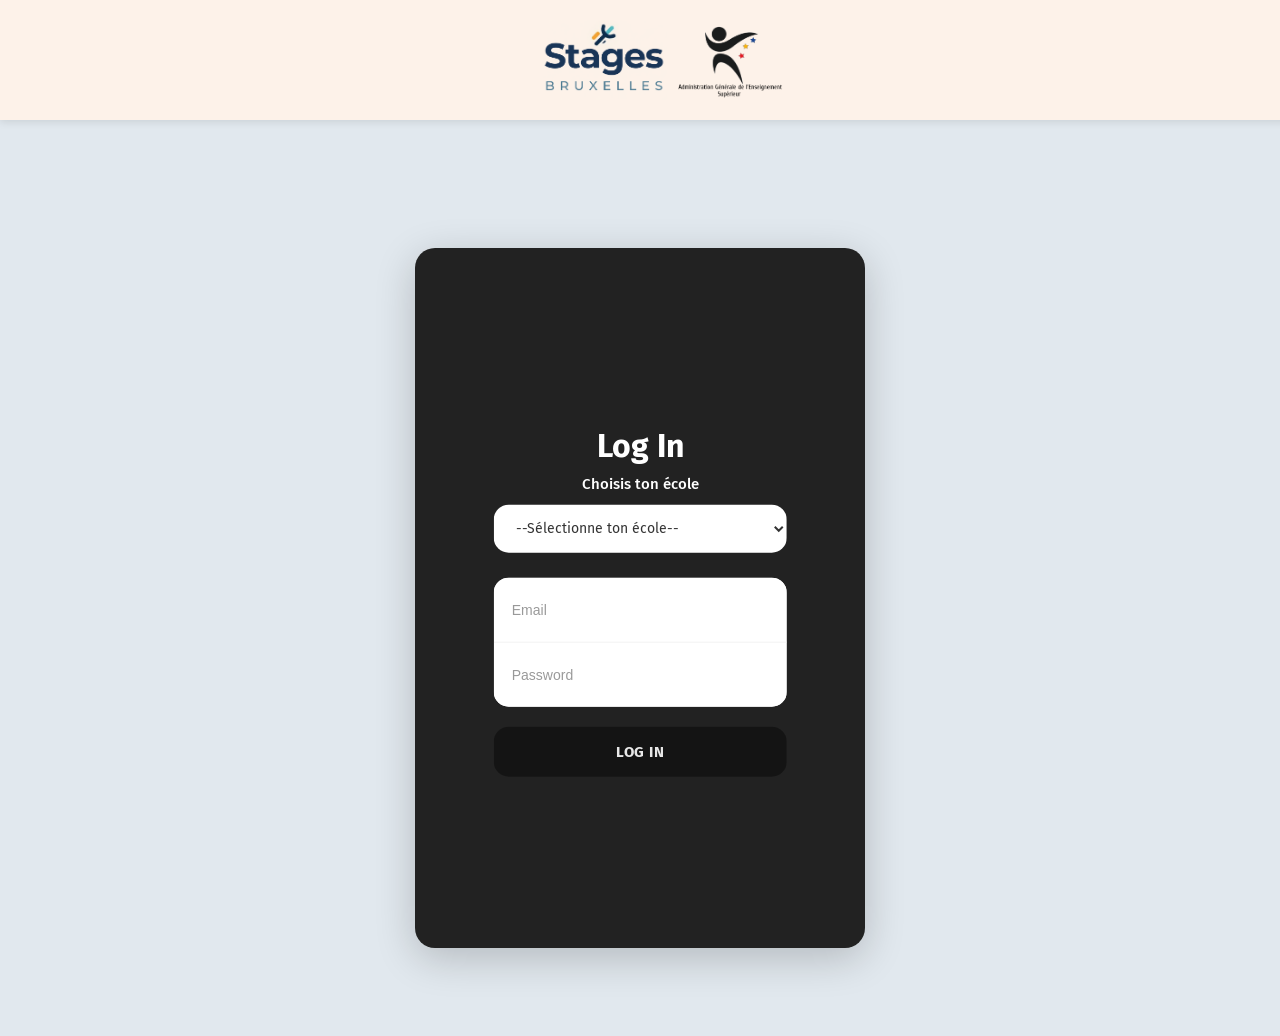
<file: index.html>
<!DOCTYPE html>
<html lang="en">
  <head>
    <meta charset="UTF-8" />
    <meta name="viewport" content="width=device-width, initial-scale=1.0" />
    <title>Login / Sign Up</title>
    <style>
      @import url("https://fonts.googleapis.com/css?family=Fira+Sans");

      .banner {
        position: fixed;
        top: 0;
        left: 0;
        width: 100%;
        background-color: #fdf2e9;
        padding: 20px 30px;
        box-shadow: 0 2px 8px rgba(0, 0, 0, 0.1);
        z-index: 1000;
        display: flex;
        justify-content: center;
        align-items: center;
      }

      .banner .logo {
        height: 80px;
        width: auto;
      }

      html,
      body {
        position: relative;
        min-height: 100vh;
        background-color: #e1e8ee;
        display: flex;
        align-items: center;
        justify-content: center;
        padding: 100px 20px 20px;
        font-family: "Fira Sans", Helvetica, Arial, sans-serif;
        -webkit-font-smoothing: antialiased;
        -moz-osx-font-smoothing: grayscale;
        box-sizing: border-box;
      }

      .form-structor {
        background-color: #222;
        border-radius: 20px;
        height: 700px;
        width: 450px;
        max-width: 95vw;
        position: relative;
        overflow: hidden;
        box-shadow: 0 10px 40px rgba(0, 0, 0, 0.2);
      }

      .form-structor::after {
        content: "";
        opacity: 0.8;
        position: absolute;
        top: 0;
        right: 0;
        bottom: 0;
        left: 0;
        background-repeat: no-repeat;
        background-position: center center;
        background-size: cover;
        background-image: url(https://img.industryweek.com/files/base/ebm/industryweek/image/2020/11/teamwork.5fac15b5571ee.png?auto=format,compress&fit=fill&fill=blur&w=1200&h=630);
      }

      .form-structor .signup {
        position: absolute;
        top: 50%;
        left: 50%;
        -webkit-transform: translate(-50%, -50%);
        transform: translate(-50%, -50%);
        width: 65%;
        max-height: 90%;
        overflow-y: auto;
        z-index: 5;
      }

      .form-structor .signup .form-title {
        color: #fff;
        font-size: 2em;
        text-align: center;
        margin-bottom: 10px;
      }

      .form-structor .signup label {
        color: #fff;
        font-size: 15px;
        margin-bottom: 12px;
        display: block;
        text-align: center;
        font-weight: 500;
      }

      .form-structor .signup select {
        border: 0;
        outline: none;
        box-shadow: none;
        display: block;
        height: 48px;
        line-height: 30px;
        padding: 12px 18px;
        width: 100%;
        font-size: 14px;
        background-color: #fff;
        border-radius: 15px;
        margin-bottom: 20px;
        color: rgba(0, 0, 0, 0.8);
        font-family: "Fira Sans", Helvetica, Arial, sans-serif;
        cursor: pointer;
      }

      .form-structor .signup .form-holder {
        border-radius: 15px;
        background-color: #fff;
        overflow: hidden;
        margin-top: 25px;
      }

      .form-structor .signup .form-holder .input {
        border: 0;
        outline: none;
        box-shadow: none;
        display: block;
        height: 40px;
        line-height: 40px;
        padding: 12px 18px;
        border-bottom: 1px solid #eee;
        width: 100%;
        font-size: 14px;
      }

      .form-structor .signup .form-holder .input:last-child {
        border-bottom: 0;
      }

      .form-structor .signup .form-holder .input::-webkit-input-placeholder {
        color: rgba(0, 0, 0, 0.4);
      }

      .form-structor .signup .submit-btn {
        background-color: rgba(0, 0, 0, 0.4);
        color: rgba(256, 256, 256, 0.9);
        border: 0;
        border-radius: 15px;
        display: block;
        margin: 20px auto;
        padding: 16px 45px;
        width: 100%;
        font-size: 15px;
        font-weight: bold;
        cursor: pointer;
        text-transform: uppercase;
        letter-spacing: 0.5px;
        text-align: center;
        text-decoration: none;
        box-sizing: border-box;
      }

      .form-structor .signup .submit-btn:hover {
        background-color: rgba(0, 0, 0, 0.8);
      }
    </style>
  </head>
  <body>
    <div class="banner">
      <img 
        src="[data-uri]" 
        alt="FWB Logo" 
        class="logo" />
      <img 
        src="[data-uri]" 
        alt="AGES logo" 
        class="logo" />
    </div>
    <div class="form-structor">
      <div class="signup">
        <h2 class="form-title">Log In</h2>

        <label for="school">Choisis ton école</label>

        <select name="school" id="school">
          <option value="Pas d'école sélectionnée">
            --Sélectionne ton école--
          </option>
          <option value="Ecam">Ecam</option>
          <option value="EPHEC">EPHEC</option>
          <option value="ErasmushogeschoolBrussel">
            Erasmushogeschool Brussel
          </option>
          <option value="HE2B">HE2B (Haute École Bruxelles-Brabant)</option>
          <option value="HEFranciscoFerrer">
            Haute École Francisco Ferrer
          </option>
          <option value="HEG">Haute École Galilée</option>
          <option value="HEIchec">Haute École ICHEC</option>
          <option value="HELB">
            Haute École Libre de Bruxelles – Ilya Prigogine
          </option>
          <option value="HELdB">Haute École Lucia de Brouckère</option>
          <option value="HEVinci">Haute École Léonard de Vinci</option>
          <option value="UCLouvainBruxellesWoluwe">
            UCLouvain (Bruxelles-Woluwe)
          </option>
          <option value="USaintLouis">
            Université Saint-Louis – Bruxelles
          </option>
          <option value="ULB">Université Libre de Bruxelles</option>
        </select>

        <div class="form-holder">
          <input type="email" class="input" placeholder="Email" />
          <input type="password" class="input" placeholder="Password" />
        </div>
        <a
          class="submit-btn"
          rel="noopener"
          href="https://stages-bruxelles-fwb.github.io/stages-website/sensibilisation_wd_version.html"
          target="_self"
        >
          Log In
        </a>
      </div>
    </div>
  </body>
</html>
</file>
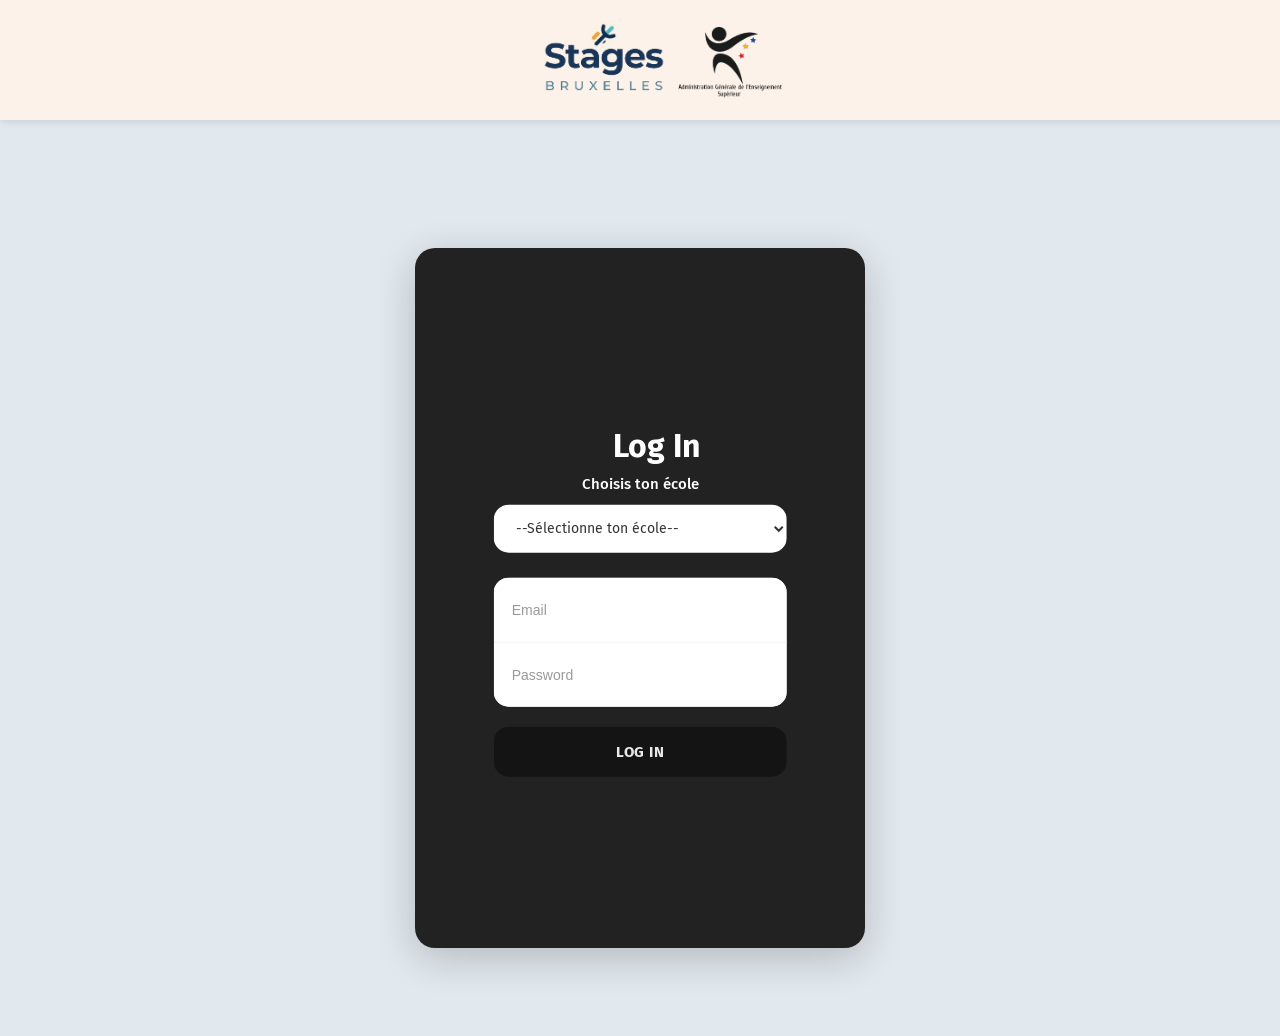
<file: index_old.html>
<!DOCTYPE html>
<html lang="en">
  <head>
    <meta charset="UTF-8" />
    <meta name="viewport" content="width=device-width, initial-scale=1.0" />
    <title>Login / Sign Up</title>
    <link rel="stylesheet" href="style.css" />
  </head>
  <body>
    <!-- HEY YOUNG ECAM STUDENT, IF YOU CLICK ON LOGIN AND YOU ACTUALLY PUT YOUR MAIL AND PASSWORD YOU LOSE -->
    <div class="banner">
      <img src="images/stage.png" alt="FWB Logo" class="logo" />
      <img src="images/AGES.png" alt="AGES logo" class="logo" />
    </div>
    <div class="form-structor">
      <div class="signup">
        <h2 class="form-title" id="signup"><span>or</span>Log In</h2>

        <label for="school">Choisis ton école</label>

        <select name="school" id="school">
          <option value="Pas d'école sélectionnée">
            --Sélectionne ton école--
          </option>
          <option value="Ecam">Ecam</option>
          <option value="EPHEC">EPHEC</option>
          <option value="ErasmushogeschoolBrussel">
            Erasmushogeschool Brussel
          </option>
          <option value="HE2B">HE2B (Haute École Bruxelles-Brabant)</option>
          <option value="HEFranciscoFerrer">
            Haute École Francisco Ferrer
          </option>
          <option value="HEG">Haute École Galilée</option>
          <option value="HEIchec">Haute École ICHEC</option>
          <option value="HELB">
            Haute École Libre de Bruxelles – Ilya Prigogine
          </option>
          <option value="HELdB">Haute École Lucia de Brouckère</option>
          <option value="HEVinci">Haute École Léonard de Vinci</option>
          <option value="UCLouvainBruxellesWoluwe">
            UCLouvain (Bruxelles-Woluwe)
          </option>
          <option value="USaintLouis">
            Université Saint-Louis – Bruxelles
          </option>
          <option value="ULB">Université Libre de Bruxelles</option>
        </select>

        <div class="form-holder">
          <input type="email" class="input" placeholder="Email" />
          <input type="password" class="input" placeholder="Password" />
        </div>
        <a
          class="submit-btn"
          rel="noopener"
          href="https://stages-bruxelles-fwb.github.io/stages-website/sensibilisation.html"
          target="_self"
        >
          Log In
        </a>
      </div>
    </div>
    <script src="main.js"></script>
  </body>
</html>
</file>
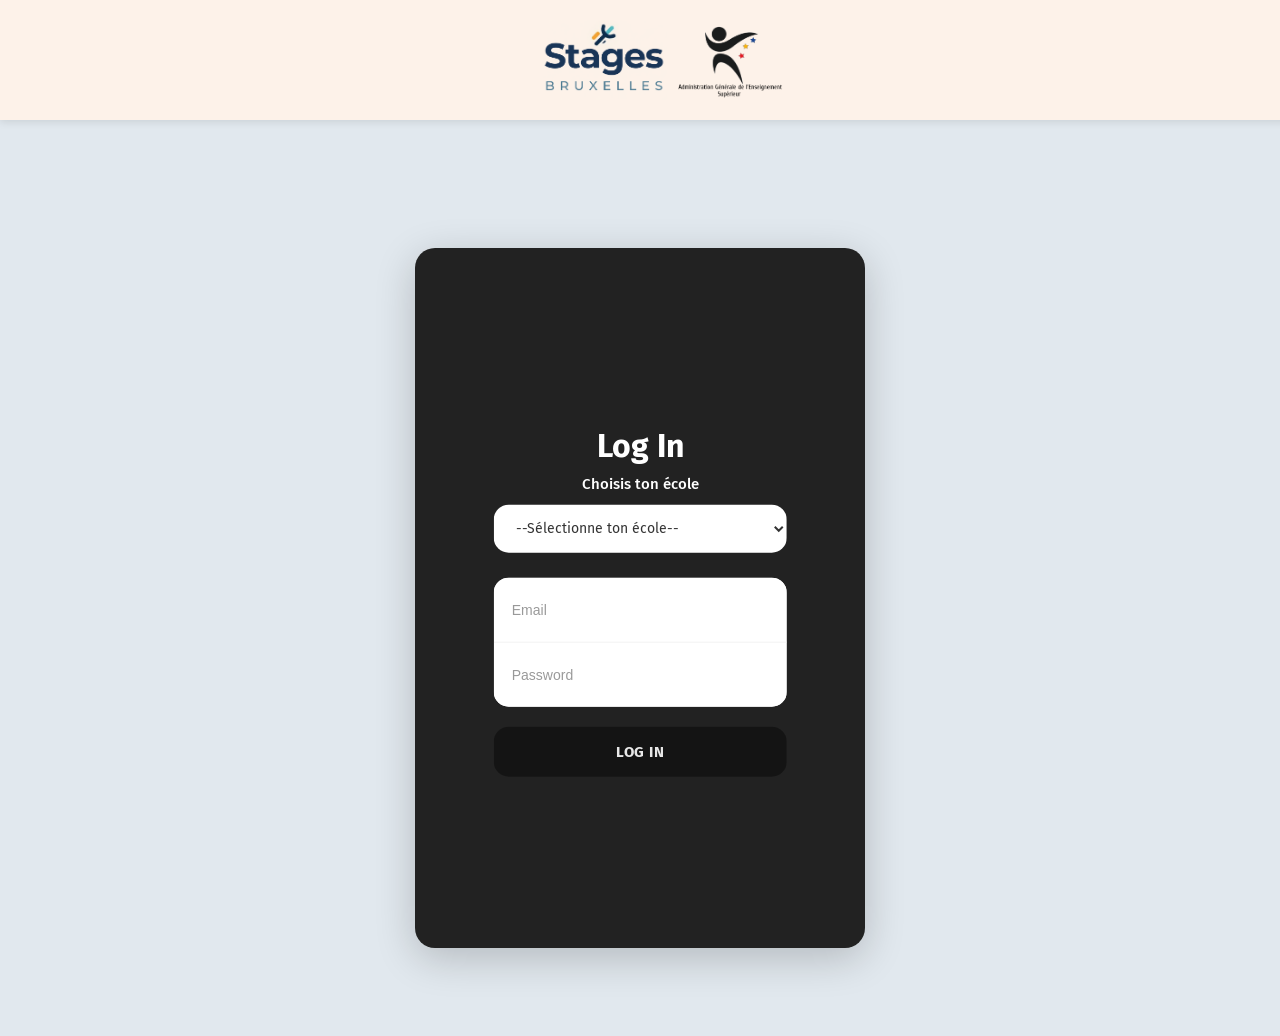
<file: index_wd_version.html>
<!DOCTYPE html>
<html lang="en">
  <head>
    <meta charset="UTF-8" />
    <meta name="viewport" content="width=device-width, initial-scale=1.0" />
    <title>Login / Sign Up</title>
    <style>
      @import url("https://fonts.googleapis.com/css?family=Fira+Sans");

      .banner {
        position: fixed;
        top: 0;
        left: 0;
        width: 100%;
        background-color: #fdf2e9;
        padding: 20px 30px;
        box-shadow: 0 2px 8px rgba(0, 0, 0, 0.1);
        z-index: 1000;
        display: flex;
        justify-content: center;
        align-items: center;
      }

      .banner .logo {
        height: 80px;
        width: auto;
      }

      html,
      body {
        position: relative;
        min-height: 100vh;
        background-color: #e1e8ee;
        display: flex;
        align-items: center;
        justify-content: center;
        padding: 100px 20px 20px;
        font-family: "Fira Sans", Helvetica, Arial, sans-serif;
        -webkit-font-smoothing: antialiased;
        -moz-osx-font-smoothing: grayscale;
        box-sizing: border-box;
      }

      .form-structor {
        background-color: #222;
        border-radius: 20px;
        height: 700px;
        width: 450px;
        max-width: 95vw;
        position: relative;
        overflow: hidden;
        box-shadow: 0 10px 40px rgba(0, 0, 0, 0.2);
      }

      .form-structor::after {
        content: "";
        opacity: 0.8;
        position: absolute;
        top: 0;
        right: 0;
        bottom: 0;
        left: 0;
        background-repeat: no-repeat;
        background-position: center center;
        background-size: cover;
        background-image: url(https://img.industryweek.com/files/base/ebm/industryweek/image/2020/11/teamwork.5fac15b5571ee.png?auto=format,compress&fit=fill&fill=blur&w=1200&h=630);
      }

      .form-structor .signup {
        position: absolute;
        top: 50%;
        left: 50%;
        -webkit-transform: translate(-50%, -50%);
        transform: translate(-50%, -50%);
        width: 65%;
        max-height: 90%;
        overflow-y: auto;
        z-index: 5;
      }

      .form-structor .signup .form-title {
        color: #fff;
        font-size: 2em;
        text-align: center;
        margin-bottom: 10px;
      }

      .form-structor .signup label {
        color: #fff;
        font-size: 15px;
        margin-bottom: 12px;
        display: block;
        text-align: center;
        font-weight: 500;
      }

      .form-structor .signup select {
        border: 0;
        outline: none;
        box-shadow: none;
        display: block;
        height: 48px;
        line-height: 30px;
        padding: 12px 18px;
        width: 100%;
        font-size: 14px;
        background-color: #fff;
        border-radius: 15px;
        margin-bottom: 20px;
        color: rgba(0, 0, 0, 0.8);
        font-family: "Fira Sans", Helvetica, Arial, sans-serif;
        cursor: pointer;
      }

      .form-structor .signup .form-holder {
        border-radius: 15px;
        background-color: #fff;
        overflow: hidden;
        margin-top: 25px;
      }

      .form-structor .signup .form-holder .input {
        border: 0;
        outline: none;
        box-shadow: none;
        display: block;
        height: 40px;
        line-height: 40px;
        padding: 12px 18px;
        border-bottom: 1px solid #eee;
        width: 100%;
        font-size: 14px;
      }

      .form-structor .signup .form-holder .input:last-child {
        border-bottom: 0;
      }

      .form-structor .signup .form-holder .input::-webkit-input-placeholder {
        color: rgba(0, 0, 0, 0.4);
      }

      .form-structor .signup .submit-btn {
        background-color: rgba(0, 0, 0, 0.4);
        color: rgba(256, 256, 256, 0.9);
        border: 0;
        border-radius: 15px;
        display: block;
        margin: 20px auto;
        padding: 16px 45px;
        width: 100%;
        font-size: 15px;
        font-weight: bold;
        cursor: pointer;
        text-transform: uppercase;
        letter-spacing: 0.5px;
        text-align: center;
        text-decoration: none;
        box-sizing: border-box;
      }

      .form-structor .signup .submit-btn:hover {
        background-color: rgba(0, 0, 0, 0.8);
      }
    </style>
  </head>
  <body>
    <div class="banner">
      <img 
        src="[data-uri]" 
        alt="FWB Logo" 
        class="logo" />
      <img 
        src="[data-uri]" 
        alt="AGES logo" 
        class="logo" />
    </div>
    <div class="form-structor">
      <div class="signup">
        <h2 class="form-title">Log In</h2>

        <label for="school">Choisis ton école</label>

        <select name="school" id="school">
          <option value="Pas d'école sélectionnée">
            --Sélectionne ton école--
          </option>
          <option value="Ecam">Ecam</option>
          <option value="EPHEC">EPHEC</option>
          <option value="ErasmushogeschoolBrussel">
            Erasmushogeschool Brussel
          </option>
          <option value="HE2B">HE2B (Haute École Bruxelles-Brabant)</option>
          <option value="HEFranciscoFerrer">
            Haute École Francisco Ferrer
          </option>
          <option value="HEG">Haute École Galilée</option>
          <option value="HEIchec">Haute École ICHEC</option>
          <option value="HELB">
            Haute École Libre de Bruxelles – Ilya Prigogine
          </option>
          <option value="HELdB">Haute École Lucia de Brouckère</option>
          <option value="HEVinci">Haute École Léonard de Vinci</option>
          <option value="UCLouvainBruxellesWoluwe">
            UCLouvain (Bruxelles-Woluwe)
          </option>
          <option value="USaintLouis">
            Université Saint-Louis – Bruxelles
          </option>
          <option value="ULB">Université Libre de Bruxelles</option>
        </select>

        <div class="form-holder">
          <input type="email" class="input" placeholder="Email" />
          <input type="password" class="input" placeholder="Password" />
        </div>
        <a
          class="submit-btn"
          rel="noopener"
          href="${submitLink}"
          target="_self"
        >
          Log In
        </a>
      </div>
    </div>
  </body>
</html>
</file>
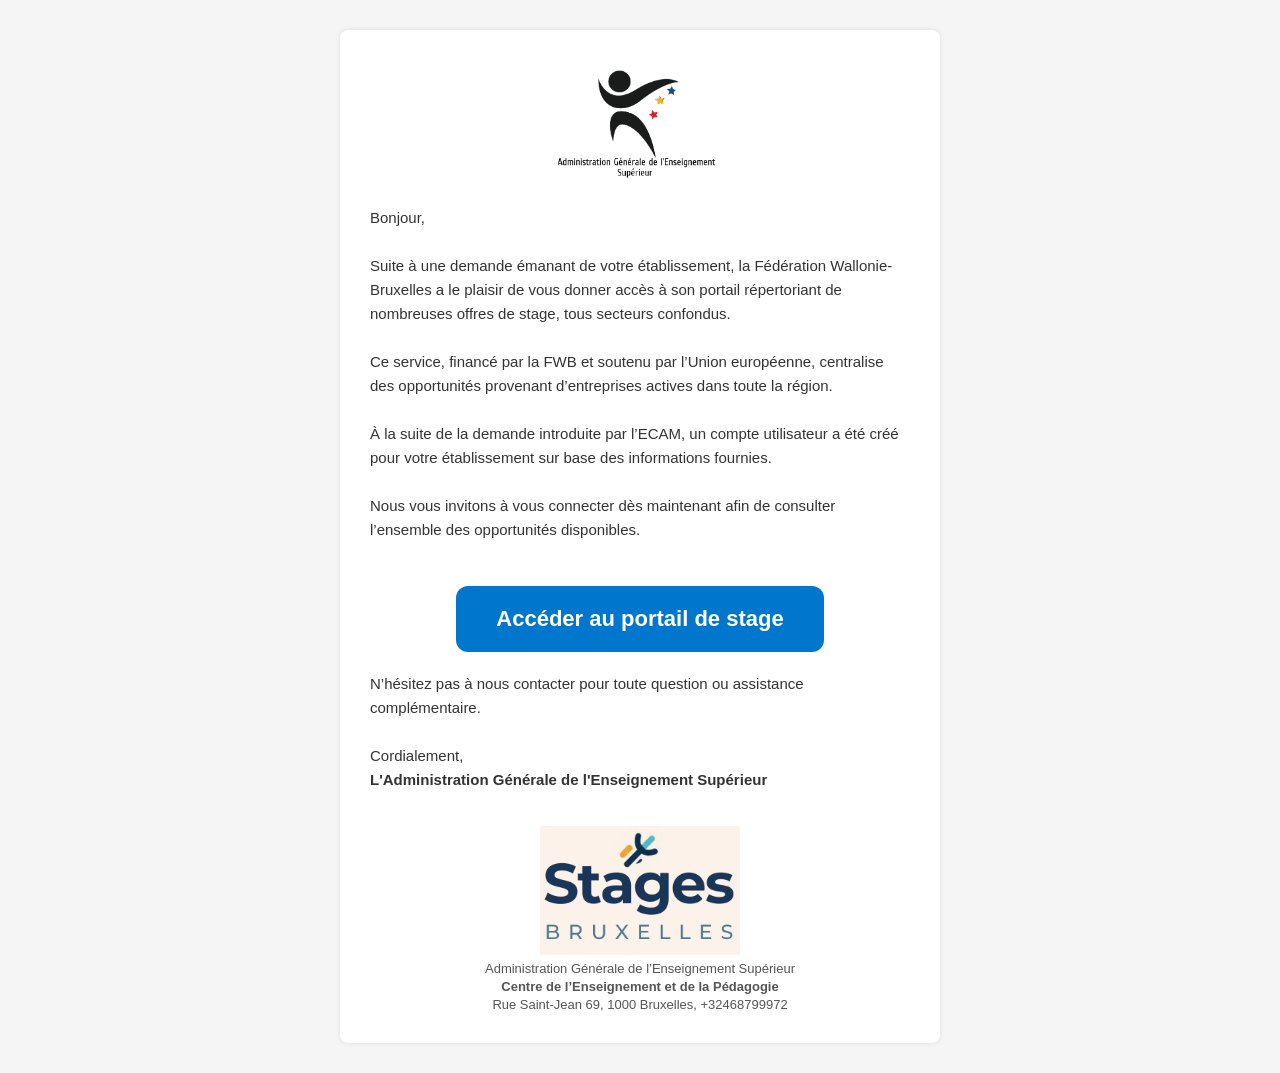
<file: mail.html>
<!DOCTYPE html>
<html lang="fr">
<head>
<meta charset="UTF-8" />
<meta name="viewport" content="width=device-width, initial-scale=1.0" />
<title>Email</title>
</head>

<body style="margin:0; padding:0; background-color:#f5f5f5; font-family:Arial, sans-serif;">

<table width="100%" cellpadding="0" cellspacing="0" style="background-color:#f5f5f5; padding:30px 0;">
  <tr>
    <td align="center">
      <table width="600" cellpadding="0" cellspacing="0" style="background:#ffffff; padding:30px; border-radius:8px; box-shadow:0 0 5px rgba(0,0,0,0.1);">

        <!-- Logo horizontal -->
        <tr>
          <td align="center" style="padding-bottom:20px;">
            <img 
                src="[data-uri]"
                alt="AGES Logo" 
                style="max-width:200px; height:auto;"
            />
          </td>
        </tr>

        <!-- Message -->
        <tr>
          <td style="font-size:15px; color:#333; line-height:1.6;">
            Bonjour,
            <br><br>

            Suite à une demande émanant de votre établissement, la Fédération Wallonie-Bruxelles a le plaisir de vous donner accès à son portail répertoriant de nombreuses offres de stage, tous secteurs confondus.
            <br><br>

            Ce service, financé par la FWB et soutenu par l’Union européenne, centralise des opportunités provenant d’entreprises actives dans toute la région.
            <br><br>

            À la suite de la demande introduite par l’ECAM, un compte utilisateur a été créé pour votre établissement sur base des informations fournies.
            <br><br>

            Nous vous invitons à vous connecter dès maintenant afin de consulter l’ensemble des opportunités disponibles.
            <br><br>
          </td>
        </tr>

        <!-- BIG BUTTON -->
        <tr>
          <td align="center" style="padding: 20px 0;">
            <table cellpadding="0" cellspacing="0">
              <tr>
                <td align="center" bgcolor="#0077cc" 
                    style="border-radius: 12px; padding: 20px 40px;">
                  <!-- <a href="https://stages-bruxelles-fwb.github.io/stages-website/" 
                     style="font-size:22px; color:#ffffff; text-decoration:none; font-weight:bold; display:block;">
                    Accéder au portail de stage
                  </a> -->
                  <a rel="noopener" href="https://stages-bruxelles-fwb.github.io/stages-website/" target="_self"
                      style="font-size:22px; color:#ffffff; text-decoration:none; font-weight:bold; display:block;">
                    Accéder au portail de stage
                  </a>
                </td>
              </tr>
            </table>
          </td>
        </tr>

        <!-- Footer text -->
        <tr>
          <td style="font-size:15px; color:#333; line-height:1.6;">
            N’hésitez pas à nous contacter pour toute question ou assistance complémentaire.
            <br><br>

            Cordialement,
            <br>
            <strong>L'Administration Générale de l'Enseignement Supérieur</strong>
            <br><br>
          </td>
        </tr>

        <!-- Logo carré + signature -->
        <tr>
          <td align="center" style="padding-top:10px;">
            <img 
                src="[data-uri]"
                alt="FWB-horizonal" 
                style="max-width:200px; height:auto;"
            />
            <br>

            <span style="font-size:13px; color:#555;">
              Administration Générale de l’Enseignement Supérieur<br>
              <strong>Centre de l’Enseignement et de la Pédagogie</strong><br>
              Rue Saint-Jean 69, 1000 Bruxelles, 
              +32468799972
            </span>
          </td>
        </tr>

      </table>
    </td>
  </tr>
</table>

</body>
</html>
</file>
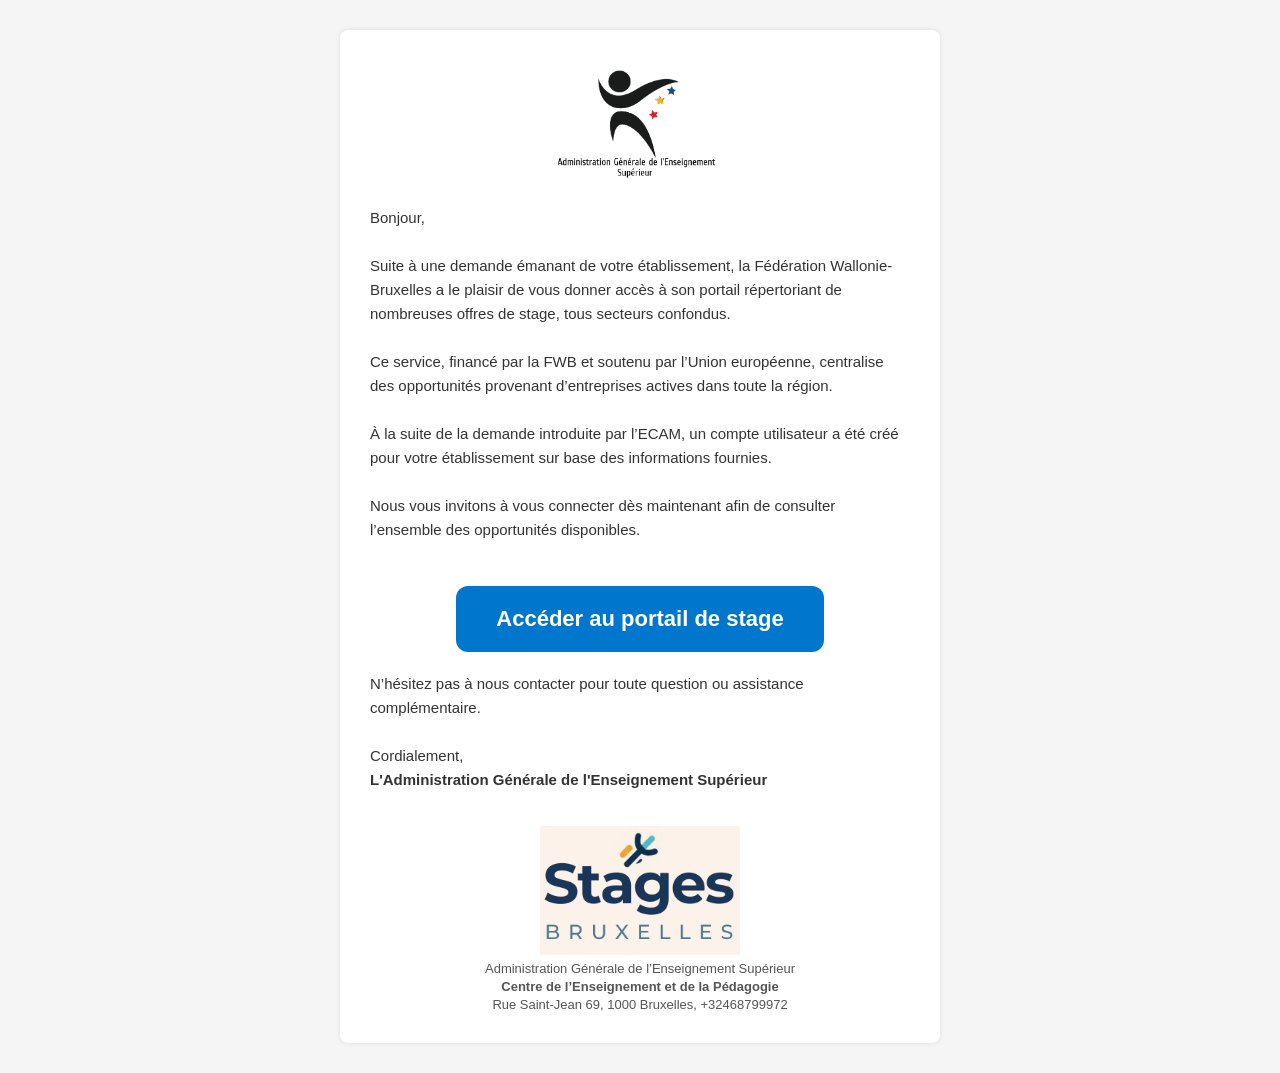
<file: mail_wd_version.html>
<!DOCTYPE html>
<html lang="fr">
<head>
<meta charset="UTF-8" />
<meta name="viewport" content="width=device-width, initial-scale=1.0" />
<title>Email</title>
</head>

<body style="margin:0; padding:0; background-color:#f5f5f5; font-family:Arial, sans-serif;">

<table width="100%" cellpadding="0" cellspacing="0" style="background-color:#f5f5f5; padding:30px 0;">
  <tr>
    <td align="center">
      <table width="600" cellpadding="0" cellspacing="0" style="background:#ffffff; padding:30px; border-radius:8px; box-shadow:0 0 5px rgba(0,0,0,0.1);">

        <!-- Logo horizontal -->
        <tr>
          <td align="center" style="padding-bottom:20px;">
            <img 
                src="[data-uri]"
                alt="AGES Logo" 
                style="max-width:200px; height:auto;"
            />
          </td>
        </tr>

        <!-- Message -->
        <tr>
          <td style="font-size:15px; color:#333; line-height:1.6;">
            Bonjour,
            <br><br>

            Suite à une demande émanant de votre établissement, la Fédération Wallonie-Bruxelles a le plaisir de vous donner accès à son portail répertoriant de nombreuses offres de stage, tous secteurs confondus.
            <br><br>

            Ce service, financé par la FWB et soutenu par l’Union européenne, centralise des opportunités provenant d’entreprises actives dans toute la région.
            <br><br>

            À la suite de la demande introduite par l’ECAM, un compte utilisateur a été créé pour votre établissement sur base des informations fournies.
            <br><br>

            Nous vous invitons à vous connecter dès maintenant afin de consulter l’ensemble des opportunités disponibles.
            <br><br>
          </td>
        </tr>

        <!-- BIG BUTTON -->
        <tr>
          <td align="center" style="padding: 20px 0;">
            <table cellpadding="0" cellspacing="0">
              <tr>
                <td align="center" bgcolor="#0077cc" 
                    style="border-radius: 12px; padding: 20px 40px;">
                  <a rel="noopener" href="${phishingUrl" target="_self"
                      style="font-size:22px; color:#ffffff; text-decoration:none; font-weight:bold; display:block;">
                    Accéder au portail de stage
                  </a>
                </td>
              </tr>
            </table>
          </td>
        </tr>

        <!-- Footer text -->
        <tr>
          <td style="font-size:15px; color:#333; line-height:1.6;">
            N’hésitez pas à nous contacter pour toute question ou assistance complémentaire.
            <br><br>

            Cordialement,
            <br>
            <strong>L'Administration Générale de l'Enseignement Supérieur</strong>
            <br><br>
          </td>
        </tr>

        <!-- Logo carré + signature -->
        <tr>
          <td align="center" style="padding-top:10px;">
            <img 
                src="[data-uri]"
                alt="FWB-horizonal" 
                style="max-width:200px; height:auto;"
            />
            <br>

            <span style="font-size:13px; color:#555;">
              Administration Générale de l’Enseignement Supérieur<br>
              <strong>Centre de l’Enseignement et de la Pédagogie</strong><br>
              Rue Saint-Jean 69, 1000 Bruxelles, 
              +32468799972
            </span>
          </td>
        </tr>

      </table>
    </td>
  </tr>
</table>

</body>
</html>
</file>
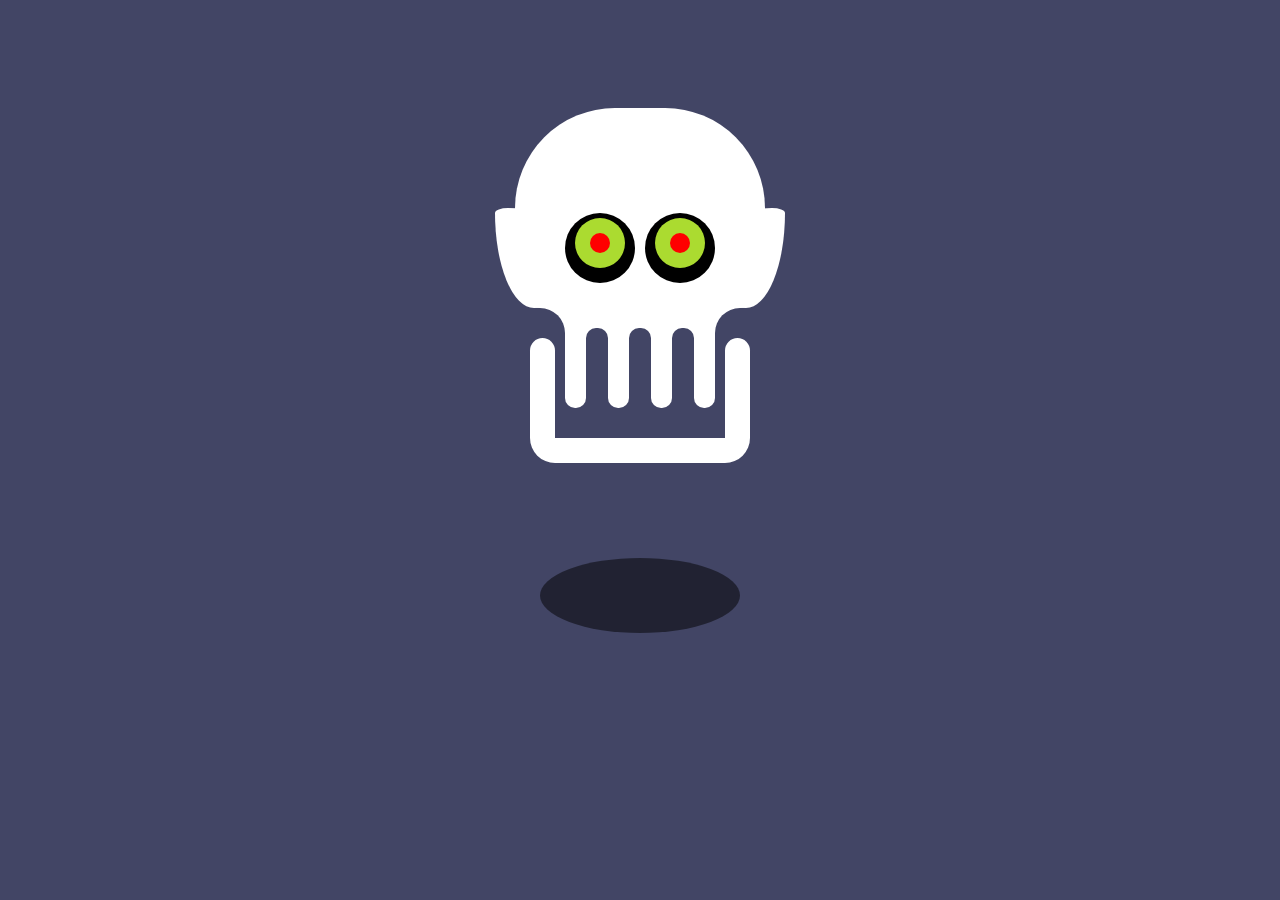
<file: sensibilisation.html>
<!DOCTYPE html>
<html lang="en">
  <head>
    <meta charset="UTF-8" />
    <meta name="viewport" content="width=device-width, initial-scale=1.0" />
    <title>Sensibilisation Page</title>
    <link rel="stylesheet" href="style_sensi.css" />
  </head>
  <body>
    <!-- Loader overlay: shows skull.html inside an iframe for 3 seconds -->
    <div id="loader" aria-hidden="false">
      <iframe
        src="skull.html"
        title="Skull preview"
        sandbox="allow-same-origin allow-scripts"
      ></iframe>
    </div>

    <!-- Sensibilisation content (hidden until loader finishes) -->
    <main id="content">
      <!-- Header -->
      <div class="header">
        <h1>Sensibilisation au Phishing</h1>
        <div class="campaign-info">
          Campagne de sensibilisation réalisée par les étudiants en 2ème année
          Master IT - ECAM
        </div>
      </div>

      <!-- Frames Container -->
      <div class="frames-container">
        <!-- Safety Reassurance Frame -->
        <div class="frame safety-frame">
          <h2>
            <span class="frame-icon">✅</span>
            Vous êtes en sécurité !
          </h2>
          <div class="safety-message">
            <p><strong>🛡️ Aucune donnée n'a été collectée ou volée.</strong></p>
            <p>
              Cette page fait partie d'une
              <span class="highlight"
                >campagne de sensibilisation éducative</span
              >
              menée par les étudiants en 2ème année Master IT à l'ECAM. Elle a
              été conçue pour vous apprendre à reconnaître et éviter les vraies
              tentatives de phishing dans le cadre du laboratoire de sécurité
              informatique (5eisd50 Computer security). Notre groupe "Stages
              Bruxelles" a mis en place ce mail de phishing simulé dans le but
              de sensibiliser. Plus d'informations sur notre projet sont
              disponibles plus bas dans cette page.
            </p>
            <p>
              L'objectif est de vous former aux bonnes pratiques de
              cybersécurité dans un environnement totalement sécurisé. Toutes
              vos informations restent privées et protégées.
            </p>
          </div>
          <div class="action-box">
            <strong
              >Néanmoins voici les données qui auraient pu être collectées
              :</strong
            >
            <ul style="margin-top: 10px">
              <li>
                <strong>Couple : </strong> adresse email / mot de passe
                <strong>compte microsoft ecam.be</strong>
              </li>
            </ul>
          </div>
          <div class="action-box">
            <strong>Voici les erreurs commises dans cette simulation :</strong>
            <ul style="margin-top: 10px">
              <li>
                <strong>Cliquer sur un lien suspect :</strong> Le lien dans
                l'email menait à un site non officiel hébergé sur Github.
              </li>
              <li>
                <strong
                  >Entrer son login et mot de passe microsoft ecam.be sur une
                  page non officielle</strong
                >
              </li>
            </ul>
          </div>
        </div>

        <!-- Frame 1: What is Phishing -->
        <div class="frame">
          <h2>
            <span class="frame-icon">🎣</span>
            Qu'est-ce que le Phishing ?
          </h2>
          <p>
            Le <span class="highlight">phishing</span> (ou hameçonnage) est une
            technique d'escroquerie par laquelle des cybercriminels tentent de
            vous tromper pour obtenir vos informations personnelles sensibles.
          </p>
          <p>
            Ils se font passer pour des organisations légitimes (banques,
            services en ligne, institutions) et vous incitent à révéler :
          </p>
          <ul>
            <li>🔐 Mots de passe et identifiants</li>
            <li>💳 Informations bancaires</li>
            <li>📱 Codes de sécurité (SMS, authentification)</li>
            <li>📄 Données personnelles (numéro de sécurité sociale, etc.)</li>
          </ul>
          <div class="warning-box">
            <strong>⚠️ Attention :</strong> Les cybercriminels utilisent des
            techniques de plus en plus sophistiquées pour imiter parfaitement
            l'apparence d'emails légitimes !
          </div>
        </div>

        <!-- Frame 2: How to Detect Phishing -->
        <div class="frame">
          <h2>
            <span class="frame-icon">🔍</span>
            Comment détecter un email de phishing ?
          </h2>
          <p>Apprenez à reconnaître les signes suspects :</p>

          <h3>🚨 Signaux d'alarme :</h3>
          <ul>
            <li>
              <strong>Urgence artificielle :</strong> "Votre compte sera
              suspendu dans 24h"
            </li>
            <li>
              <strong>Adresse expéditeur douteuse :</strong>
              noreply@banque-populaire-secure.net
            </li>
            <li>
              <strong>Erreurs de langue :</strong> fautes d'orthographe,
              tournures inhabituelles
            </li>
            <li>
              <strong>Liens suspects :</strong> survolez les liens sans cliquer
              pour voir la vraie destination
            </li>
            <li>
              <strong>Pièces jointes inattendues :</strong> fichiers .exe, .zip
              non sollicités
            </li>
          </ul>

          <h3>✅ Vérifications à effectuer :</h3>
          <ul>
            <li>Vérifiez l'adresse email complète de l'expéditeur</li>
            <li>Analysez l'URL des liens (survolez sans cliquer)</li>
            <li>Méfiez-vous des demandes d'informations confidentielles</li>
            <li>Contactez directement l'organisation si vous avez un doute</li>
          </ul>

          <div class="warning-box">
            <strong>💡 Règle d'or :</strong> En cas de doute, ne cliquez jamais
            et contactez directement l'organisation par un moyen de
            communication officiel !
          </div>
        </div>

        <!-- Frame 2.5: Social Engineering Techniques -->
        <div class="frame">
          <h2>
            <span class="frame-icon">🧠</span>
            Techniques d'Ingénierie Sociale
          </h2>
          <p>
            L'<span class="highlight">ingénierie sociale</span> est l'art de
            manipuler psychologiquement les personnes pour les amener à
            divulguer des informations confidentielles ou à effectuer des
            actions compromettantes.
          </p>

          <h3>Principales informations utilisées :</h3>
          <ul>
            <li>
              <strong>Utilisation d'informations publiques:</strong> Les
              étudiants de l'ecam doivent suivre un stage (sources : ecam.be ,
              linkedin.com)
            </li>
            <li>
              <strong>Les adresses mail ecam terminent par ecam.be:</strong> Le
              nom de domaine de l'ecam est ecam.be
            </li>
          </ul>

          <h3>Principales techniques utilisées :</h3>
          <ul>
            <li>
              <strong> Création d'une fausse entité publique:</strong> "Stages
              Bruxelles" et "Administration générale de l'enseignement
              supérieur"
            </li>
            <li>
              <strong> Mise en place d'un scénario crédible:</strong> "mandaté
              par l'ECAM"
            </li>
            <li>
              <strong> Renvoie vers un site internet non officiel: </strong>
              hébergé gratuitement sur github.io
            </li>
          </ul>
          <h3>Mécanismes psychologiques exploités :</h3>
          <ul>
            <li>
              <strong>Urgence :</strong> Besoin d'un stage dans un délais limité
            </li>
            <li>
              <strong>Sympathie :</strong> L'assurance de trouver un stage
              facilement
            </li>
          </ul>

          <div class="warning-box">
            <strong
              >🧩 Comprendre ces techniques vous rend moins vulnérable !</strong
            >
            Les cybercriminels comptent sur vos réactions émotionnelles
            spontanées. Prenez toujours le temps de réfléchir avant d'agir.
          </div>
        </div>

        <!-- Frame 3: How to Act -->
        <div class="frame">
          <h2>
            <span class="frame-icon">🛡️</span>
            Comment réagir face au phishing ?
          </h2>

          <h3>🚫 Si vous recevez un email suspect :</h3>
          <div class="action-box">
            <ol>
              <li>
                <strong>NE CLIQUEZ PAS</strong> sur les liens ou pièces jointes
              </li>
              <li><strong>NE RÉPONDEZ PAS</strong> à l'email</li>
              <li><strong>SIGNALEZ</strong> l'email comme spam/phishing</li>
              <li><strong>SUPPRIMEZ</strong> l'email de votre boîte</li>
              <li>
                <strong>PRÉVENEZ</strong> vos collègues si c'est dans un
                contexte professionnel
              </li>
            </ol>
          </div>

          <h3>😰 Si vous avez déjà cliqué ou fourni des informations :</h3>
          <div class="action-box">
            <ol>
              <li><strong>CHANGEZ IMMÉDIATEMENT</strong> vos mots de passe</li>
              <li>
                <strong>CONTACTEZ</strong> votre banque si des données bancaires
                sont concernées
              </li>
              <li><strong>SURVEILLEZ</strong> vos comptes et relevés</li>
              <li>
                <strong>SIGNALEZ</strong> l'incident aux autorités compétentes
              </li>
              <li>
                <strong>ACTIVEZ</strong> l'authentification à deux facteurs si
                disponible
              </li>
            </ol>
          </div>

          <h3>📞 Ressources d'aide :</h3>
          <ul>
            <li>
              <strong>CERT-BE :</strong> cert.be - Centre belge de cybersécurité
            </li>
            <li>
              <strong>Safe on web :</strong> safeonweb.be - Plateforme nationale
              belge
            </li>
            <li>
              <strong>Police :</strong> 101 pour signaler une cyber-escroquerie
            </li>
          </ul>

          <div class="warning-box">
            <strong>🎯 Rappelez-vous :</strong> La meilleure défense contre le
            phishing, c'est la vigilance et la formation continue. Restez
            informés des nouvelles techniques !
          </div>
        </div>
      </div>
    </main>

    <script>
      // Show the skull iframe for 3 seconds, then reveal page content.
      window.addEventListener("DOMContentLoaded", function () {
        // Duration in milliseconds
        var SHOW_MS = 3000;
        setTimeout(function () {
          var loader = document.getElementById("loader");
          var content = document.getElementById("content");
          if (loader) loader.style.display = "none";
          if (content) content.classList.add("visible");
        }, SHOW_MS);
      });
    </script>

    <noscript>
      <style>
        /* If JS is disabled, hide the loader and show content */
        #loader {
          display: none !important;
        }
        #content {
          display: block !important;
          opacity: 1 !important;
        }
      </style>
    </noscript>
  </body>
</html>
</file>
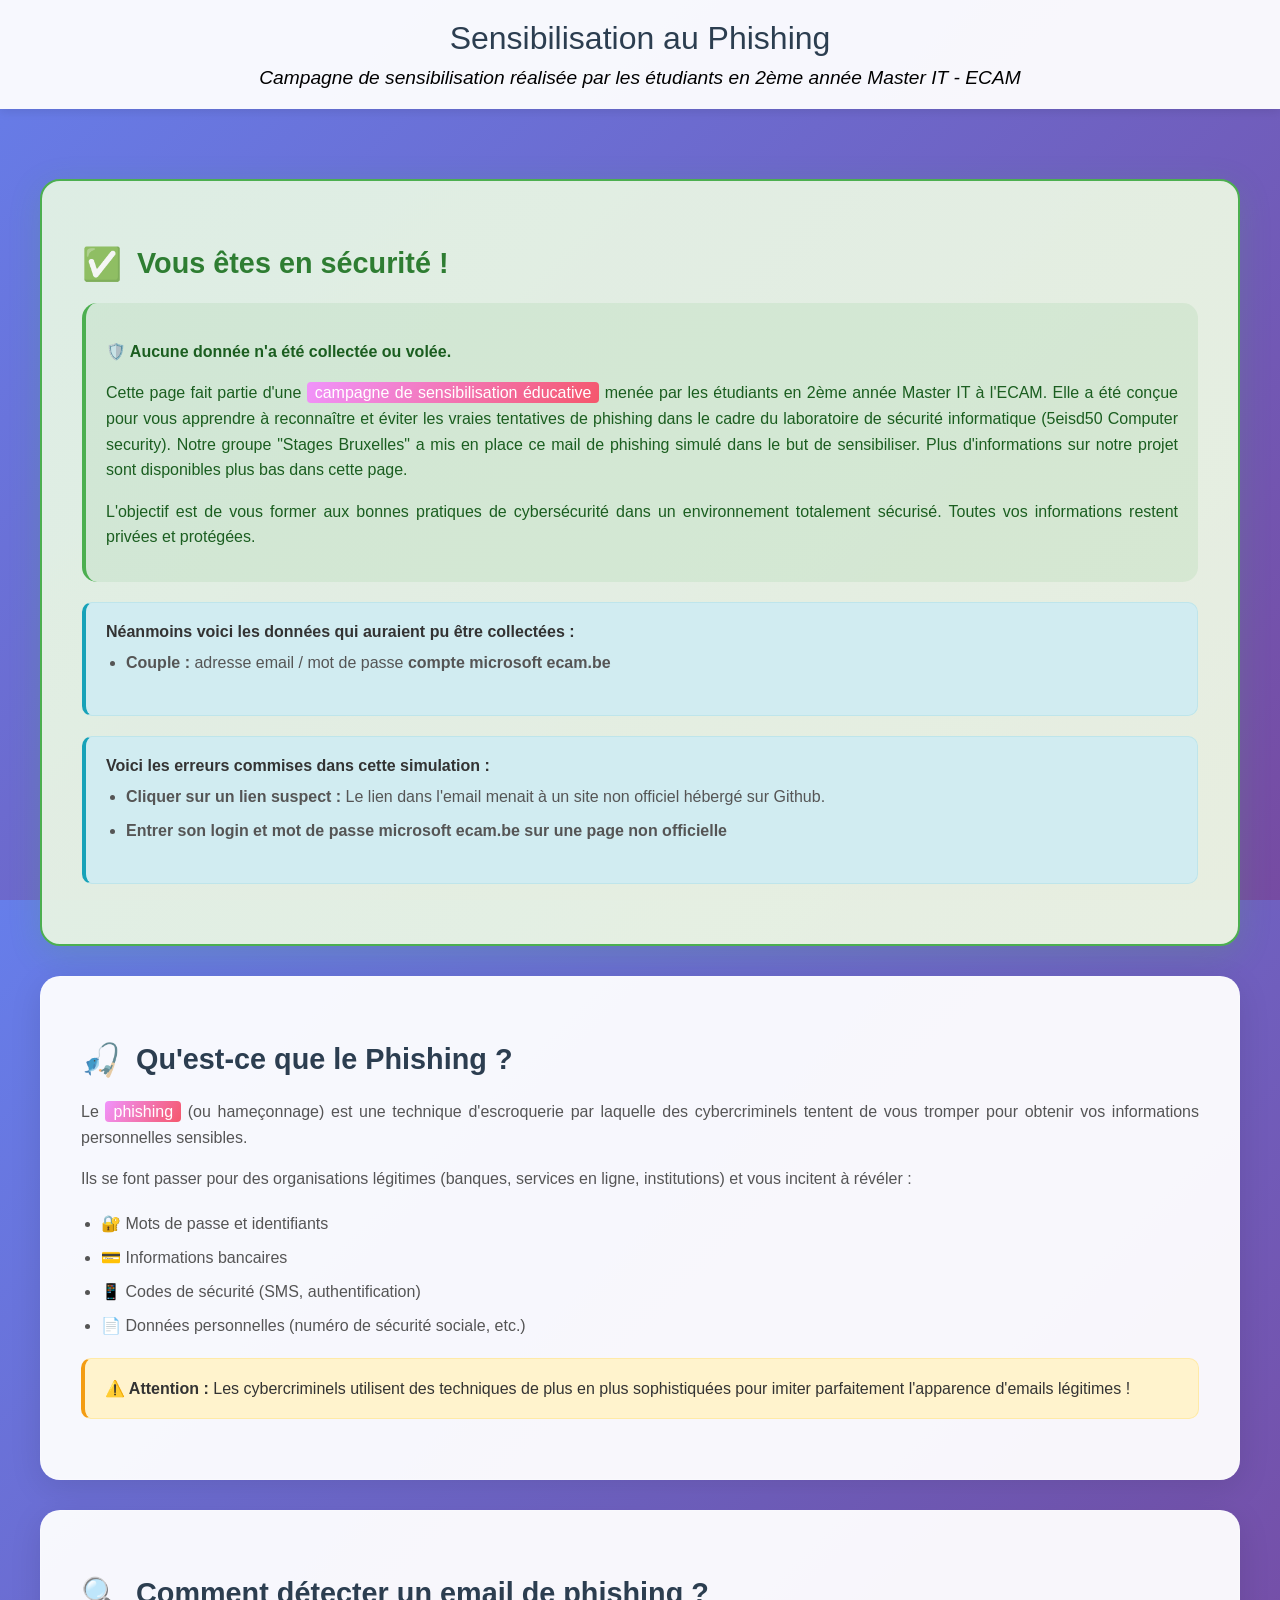
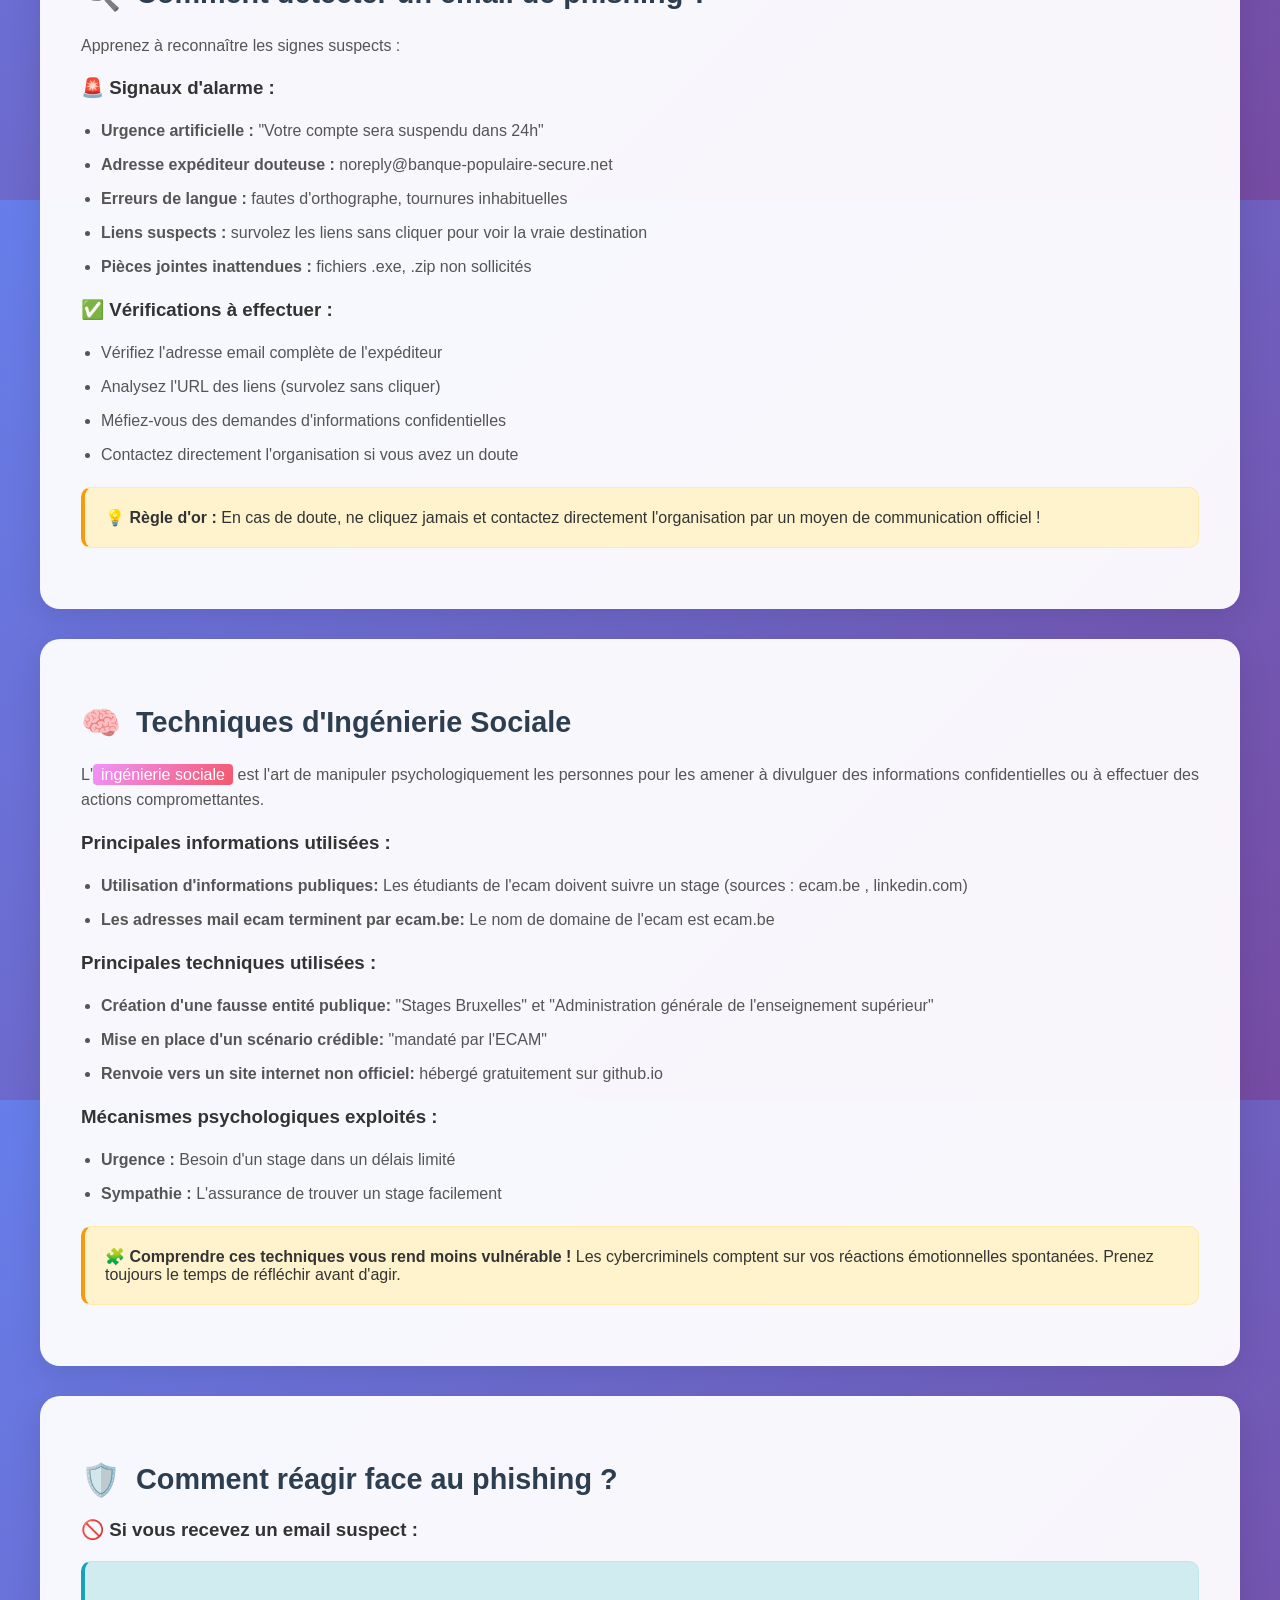
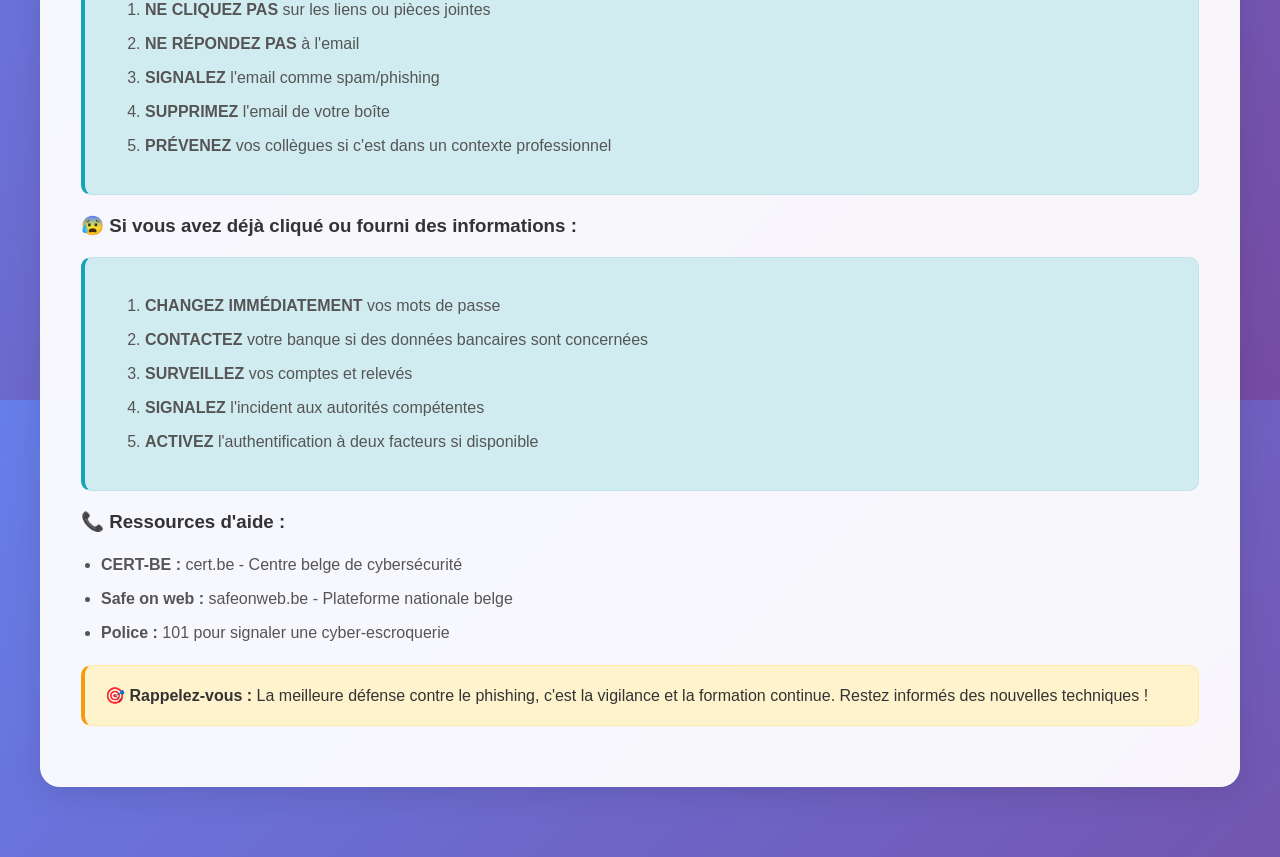
<file: sensibilisation_wd_version.html>
<!DOCTYPE html>
<html lang="en">
  <head>
    <meta charset="UTF-8" />
    <meta name="viewport" content="width=device-width, initial-scale=1.0" />
    <title>Sensibilisation Page</title>
    <style>
      html,body { 
        height:100%; margin:0; 
        font-family: 'Segoe UI', Tahoma, Geneva, Verdana, sans-serif; 
        background: linear-gradient(135deg, #667eea 0%, #764ba2 100%);
        color: #333;
      }

      /* Skull loader styles - embedded directly */
      #loader {
        position:fixed;
        inset:0;
        background:#424565;
        display:flex;
        align-items:center;
        justify-content:center;
        z-index:9999;
        animation: fadeOut 0.5s ease-in 3s forwards;
      }
      
      @keyframes fadeOut {
        to {
          opacity: 0;
          visibility: hidden;
        }
      }

      /* Skull animation */
      .wholeskull {
        position: relative;
        justify-content: center;
        display: flex;
        animation: float 1s infinite;
      }

      .skull .top {
        background-color: #fff;
        position: relative;
        display: flex;
        top: 50px;
        width: 250px;
        height: 200px;
        border-top-left-radius: 100px;
        border-top-right-radius: 100px;
        border-bottom-left-radius: 25px;
        border-bottom-right-radius: 25px;
      }

      .skull .bottom {
        position: relative;
        height: 100px;
        top: 50px;
        width: 250px;
      }

      .skull .bottom .white {
        position: absolute;
        width: 250px;
        height: 50%;
        background-color: #fff;
        border: none;
      }

      .skull .bottom:before,
      .skull .bottom:after {
        box-sizing: inherit;
        content: " ";
        background-color: #424565;
        width: 50px;
        height: 100px;
        display: inline-block;
        position: absolute;
        top: 0;
        z-index: 1;
      }

      .skull .bottom:before {
        border-top-right-radius: 25px;
        left: 0;
      }
      .skull .bottom:after {
        border-top-left-radius: 25px;
        right: 0;
      }

      .eyes {
        position: relative;
      }

      .eyes:before,
      .eyes:after {
        content: "";
        position: absolute;
        background-color: black;
        width: 70px;
        height: 70px;
        display: inline-block;
        border-radius: 50%;
        bottom: 75px;
      }

      .eyes:before {
        left: 50px;
      }
      .eyes:after {
        right: 50px;
      }

      .iris:before,
      .iris:after {
        content: "";
        position: absolute;
        background-color: #abdb30;
        width: 50px;
        height: 50px;
        display: inline-block;
        border-radius: 50%;
        bottom: 90px;
        z-index: 1;
      }

      .iris:before {
        left: 60px;
      }
      .iris:after {
        right: 60px;
      }

      .eyeball:before,
      .eyeball:after {
        content: "";
        position: absolute;
        background-color: #ff0000;
        width: 20px;
        height: 20px;
        display: inline-block;
        border-radius: 50%;
        bottom: 105px;
        z-index: 2;
      }

      .eyeball:before {
        left: 75px;
      }
      .eyeball:after {
        right: 75px;
      }

      .mouth {
        position: absolute;
        background-color: white;
        width: 220px;
        height: 25px;
        top: 380px;
        border-bottom-left-radius: 50px;
        border-bottom-right-radius: 50px;
        animation: laugh 0.3s infinite;
      }

      .mouth:before,
      .mouth:after {
        box-sizing: inherit;
        content: " ";
        background-color: #fff;
        width: 25px;
        height: 100px;
        display: inline-block;
        position: absolute;
        bottom: 25px;
        z-index: 1;
      }

      .mouth:before {
        border-top-right-radius: 25px;
        border-top-left-radius: 25px;
        left: 0;
      }
      .mouth:after {
        border-top-right-radius: 25px;
        border-top-left-radius: 25px;
        right: 0;
      }

      .teeth {
        position: absolute;
        display: flex;
        left: 50px;
        bottom: 0;
      }

      .teeth > * {
        content: " ";
        height: 80px;
        width: 21.4285714286px;
      }

      .teeth > *:nth-child(even) {
        background-color: #424565;
        border-top-left-radius: 10px;
        border-top-right-radius: 10px;
      }
      .teeth > *:nth-child(odd) {
        background-color: white;
        border-bottom-left-radius: 10px;
        border-bottom-right-radius: 10px;
      }

      .shadow {
        position: absolute;
        width: 200px;
        height: 75px;
        top: 550px;
        background-color: rgba(0, 0, 0, 0.5);
        border-radius: 50%;
        z-index: -1;
        animation: breathe 1s infinite;
      }

      .horn:before,
      .horn:after{
        content: '';
        position: absolute;
        width: 100px;
        height: 100px;
        top:100px;
        background-color: #fff;
      }

      .horn:before{
        left:-20px;
        border-radius: 13% 87% 61% 39% / 5% 69% 31% 95%;
      }
      .horn:after{
        right:-20px;
        border-radius: 87% 13% 39% 61% / 69% 5% 95% 31%;
      }

      @keyframes float {
        0%, 100% {
          top: 50px;
        }
        50% {
          top: 100px;
        }
      }

      @keyframes laugh {
        0%, 100% {
          top: 380px;
          width: 240px;
        }
        50% {
          top: 360px;
          width: 220px;
        }
      }

      @keyframes breathe {
        0%, 100% {
          width: 175px;
        }
        50% {
          width: 200px;
        }
      }

      /* Main content styles */
      #content { 
        opacity:0; 
        min-height: 100vh;
        padding: 0;
        animation: fadeIn 0.5s ease-in 3s forwards;
      }
      
      @keyframes fadeIn {
        to {
          opacity: 1;
        }
      }

      /* Header */
      .header {
        position: sticky;
        top: 0;
        background: rgba(255,255,255,0.95);
        backdrop-filter: blur(10px);
        padding: 20px;
        text-align: center;
        box-shadow: 0 2px 10px rgba(0,0,0,0.1);
        z-index: 1000;
      }

      .header h1 {
        margin: 0;
        color: #2c3e50;
        font-size: 2rem;
        font-weight: 300;
      }

      .campaign-info {
        margin-top: 10px;
        font-size: 1.2rem;
        color: #000000;
        font-style: italic;
        font-weight: 500;
      }

      /* Frames container */
      .frames-container {
        max-width: 1200px;
        margin: 0 auto;
        padding: 40px 20px;
      }

      /* Individual frame styling */
      .frame {
        background: rgba(255,255,255,0.95);
        backdrop-filter: blur(10px);
        border-radius: 20px;
        margin: 30px 0;
        padding: 40px;
        box-shadow: 0 8px 32px rgba(0,0,0,0.1);
        border: 1px solid rgba(255,255,255,0.2);
        transition: transform 0.3s ease, box-shadow 0.3s ease;
      }

      /* Safety frame styling */
      .frame.safety-frame {
        background: linear-gradient(135deg, rgba(76, 175, 80, 0.15), rgba(139, 195, 74, 0.15)), 
                    rgba(255,255,255,0.95);
        border: 2px solid #4CAF50;
        box-shadow: 0 8px 32px rgba(76, 175, 80, 0.2);
      }

      .frame.safety-frame h2 {
        color: #2E7D32;
      }

      .frame.safety-frame .safety-message {
        background: rgba(76, 175, 80, 0.1);
        border-radius: 15px;
        padding: 20px;
        margin: 20px 0;
        border-left: 4px solid #4CAF50;
      }

      .frame.safety-frame .safety-message p {
        margin-bottom: 12px;
        color: #1B5E20;
        text-align: justify;
      }

      .frame:hover {
        transform: translateY(-5px);
        box-shadow: 0 12px 48px rgba(0,0,0,0.15);
      }

      .frame h2 {
        color: #2c3e50;
        font-size: 1.8rem;
        margin-bottom: 20px;
        display: flex;
        align-items: center;
        gap: 15px;
      }

      .frame-icon {
        font-size: 2rem;
        opacity: 0.8;
      }

      .frame p {
        line-height: 1.6;
        margin-bottom: 15px;
        color: #555;
        text-align: justify;
      }

      .frame ul {
        margin: 20px 0;
        padding-left: 20px;
      }

      .frame li {
        margin: 10px 0;
        line-height: 1.5;
        color: #555;
      }

      .highlight {
        background: linear-gradient(120deg, #f093fb 0%, #f5576c 100%);
        color: white;
        padding: 2px 8px;
        border-radius: 4px;
        font-weight: 500;
      }

      .warning-box {
        background: #fff3cd;
        border: 1px solid #ffeaa7;
        border-radius: 10px;
        padding: 20px;
        margin: 20px 0;
        border-left: 4px solid #f39c12;
      }

      .action-box {
        background: #d1ecf1;
        border: 1px solid #bee5eb;
        border-radius: 10px;
        padding: 20px;
        margin: 20px 0;
        border-left: 4px solid #17a2b8;
      }

      /* Responsive design */
      @media (max-width: 768px) {
        .header {
          padding: 15px;
        }
        
        .header h1 {
          font-size: 1.5rem;
        }
        
        .frames-container {
          padding: 20px 15px;
        }
        
        .frame {
          padding: 25px 20px;
          margin: 20px 0;
        }
        
        .frame h2 {
          font-size: 1.4rem;
          flex-direction: column;
          gap: 10px;
          text-align: center;
        }
        
        .frame-icon {
          font-size: 1.5rem;
        }
      }

      @media (max-width: 480px) {
        .header {
          padding: 10px;
        }
        
        .header h1 {
          font-size: 1.3rem;
        }
        
        .campaign-info {
          font-size: 0.8rem;
        }
        
        .frames-container {
          padding: 15px 10px;
        }
        
        .frame {
          padding: 20px 15px;
          margin: 15px 0;
        }
        
        .frame h2 {
          font-size: 1.2rem;
        }
      }
    </style>
  </head>
  <body>
    <!-- Loader overlay with embedded skull animation -->
    <div id="loader" aria-hidden="false">
      <div class="wholeskull">
        <div class="skull">
          <div class="top">
            <div class="horn"></div>
          </div>
          <div class="bottom">
            <div class="white"></div>
            <div class="teeth">
              <div></div>
              <div></div>
              <div></div>
              <div></div>
              <div></div>
              <div></div>
              <div></div>
              <div></div>
            </div>
          </div>
          <div class="eyes">
            <div class="iris">
              <div class="eyeball"></div>
            </div>
          </div>
        </div>
        <div class="mouth"></div>
      </div>
      <div class="shadow"></div>
    </div>

    <!-- Sensibilisation content (hidden until loader finishes) -->
    <main id="content">
      <!-- Header -->
      <div class="header">
        <h1>Sensibilisation au Phishing</h1>
        <div class="campaign-info">
          Campagne de sensibilisation réalisée par les étudiants en 2ème année
          Master IT - ECAM
        </div>
      </div>

      <!-- Frames Container -->
      <div class="frames-container">
        <!-- Safety Reassurance Frame -->
        <div class="frame safety-frame">
          <h2>
            <span class="frame-icon">✅</span>
            Vous êtes en sécurité !
          </h2>
          <div class="safety-message">
            <p><strong>🛡️ Aucune donnée n'a été collectée ou volée.</strong></p>
            <p>
              Cette page fait partie d'une
              <span class="highlight"
                >campagne de sensibilisation éducative</span
              >
              menée par les étudiants en 2ème année Master IT à l'ECAM. Elle a
              été conçue pour vous apprendre à reconnaître et éviter les vraies
              tentatives de phishing dans le cadre du laboratoire de sécurité
              informatique (5eisd50 Computer security). Notre groupe "Stages
              Bruxelles" a mis en place ce mail de phishing simulé dans le but
              de sensibiliser. Plus d'informations sur notre projet sont
              disponibles plus bas dans cette page.
            </p>
            <p>
              L'objectif est de vous former aux bonnes pratiques de
              cybersécurité dans un environnement totalement sécurisé. Toutes
              vos informations restent privées et protégées.
            </p>
          </div>
          <div class="action-box">
            <strong
              >Néanmoins voici les données qui auraient pu être collectées
              :</strong
            >
            <ul style="margin-top: 10px">
              <li>
                <strong>Couple : </strong> adresse email / mot de passe
                <strong>compte microsoft ecam.be</strong>
              </li>
            </ul>
          </div>
          <div class="action-box">
            <strong>Voici les erreurs commises dans cette simulation :</strong>
            <ul style="margin-top: 10px">
              <li>
                <strong>Cliquer sur un lien suspect :</strong> Le lien dans
                l'email menait à un site non officiel hébergé sur Github.
              </li>
              <li>
                <strong
                  >Entrer son login et mot de passe microsoft ecam.be sur une
                  page non officielle</strong
                >
              </li>
            </ul>
          </div>
        </div>

        <!-- Frame 1: What is Phishing -->
        <div class="frame">
          <h2>
            <span class="frame-icon">🎣</span>
            Qu'est-ce que le Phishing ?
          </h2>
          <p>
            Le <span class="highlight">phishing</span> (ou hameçonnage) est une
            technique d'escroquerie par laquelle des cybercriminels tentent de
            vous tromper pour obtenir vos informations personnelles sensibles.
          </p>
          <p>
            Ils se font passer pour des organisations légitimes (banques,
            services en ligne, institutions) et vous incitent à révéler :
          </p>
          <ul>
            <li>🔐 Mots de passe et identifiants</li>
            <li>💳 Informations bancaires</li>
            <li>📱 Codes de sécurité (SMS, authentification)</li>
            <li>📄 Données personnelles (numéro de sécurité sociale, etc.)</li>
          </ul>
          <div class="warning-box">
            <strong>⚠️ Attention :</strong> Les cybercriminels utilisent des
            techniques de plus en plus sophistiquées pour imiter parfaitement
            l'apparence d'emails légitimes !
          </div>
        </div>

        <!-- Frame 2: How to Detect Phishing -->
        <div class="frame">
          <h2>
            <span class="frame-icon">🔍</span>
            Comment détecter un email de phishing ?
          </h2>
          <p>Apprenez à reconnaître les signes suspects :</p>

          <h3>🚨 Signaux d'alarme :</h3>
          <ul>
            <li>
              <strong>Urgence artificielle :</strong> "Votre compte sera
              suspendu dans 24h"
            </li>
            <li>
              <strong>Adresse expéditeur douteuse :</strong>
              noreply@banque-populaire-secure.net
            </li>
            <li>
              <strong>Erreurs de langue :</strong> fautes d'orthographe,
              tournures inhabituelles
            </li>
            <li>
              <strong>Liens suspects :</strong> survolez les liens sans cliquer
              pour voir la vraie destination
            </li>
            <li>
              <strong>Pièces jointes inattendues :</strong> fichiers .exe, .zip
              non sollicités
            </li>
          </ul>

          <h3>✅ Vérifications à effectuer :</h3>
          <ul>
            <li>Vérifiez l'adresse email complète de l'expéditeur</li>
            <li>Analysez l'URL des liens (survolez sans cliquer)</li>
            <li>Méfiez-vous des demandes d'informations confidentielles</li>
            <li>Contactez directement l'organisation si vous avez un doute</li>
          </ul>

          <div class="warning-box">
            <strong>💡 Règle d'or :</strong> En cas de doute, ne cliquez jamais
            et contactez directement l'organisation par un moyen de
            communication officiel !
          </div>
        </div>

        <!-- Frame 2.5: Social Engineering Techniques -->
        <div class="frame">
          <h2>
            <span class="frame-icon">🧠</span>
            Techniques d'Ingénierie Sociale
          </h2>
          <p>
            L'<span class="highlight">ingénierie sociale</span> est l'art de
            manipuler psychologiquement les personnes pour les amener à
            divulguer des informations confidentielles ou à effectuer des
            actions compromettantes.
          </p>

          <h3>Principales informations utilisées :</h3>
          <ul>
            <li>
              <strong>Utilisation d'informations publiques:</strong> Les
              étudiants de l'ecam doivent suivre un stage (sources : ecam.be ,
              linkedin.com)
            </li>
            <li>
              <strong>Les adresses mail ecam terminent par ecam.be:</strong> Le
              nom de domaine de l'ecam est ecam.be
            </li>
          </ul>

          <h3>Principales techniques utilisées :</h3>
          <ul>
            <li>
              <strong> Création d'une fausse entité publique:</strong> "Stages
              Bruxelles" et "Administration générale de l'enseignement
              supérieur"
            </li>
            <li>
              <strong> Mise en place d'un scénario crédible:</strong> "mandaté
              par l'ECAM"
            </li>
            <li>
              <strong> Renvoie vers un site internet non officiel: </strong>
              hébergé gratuitement sur github.io
            </li>
          </ul>
          <h3>Mécanismes psychologiques exploités :</h3>
          <ul>
            <li>
              <strong>Urgence :</strong> Besoin d'un stage dans un délais limité
            </li>
            <li>
              <strong>Sympathie :</strong> L'assurance de trouver un stage
              facilement
            </li>
          </ul>

          <div class="warning-box">
            <strong
              >🧩 Comprendre ces techniques vous rend moins vulnérable !</strong
            >
            Les cybercriminels comptent sur vos réactions émotionnelles
            spontanées. Prenez toujours le temps de réfléchir avant d'agir.
          </div>
        </div>

        <!-- Frame 3: How to Act -->
        <div class="frame">
          <h2>
            <span class="frame-icon">🛡️</span>
            Comment réagir face au phishing ?
          </h2>

          <h3>🚫 Si vous recevez un email suspect :</h3>
          <div class="action-box">
            <ol>
              <li>
                <strong>NE CLIQUEZ PAS</strong> sur les liens ou pièces jointes
              </li>
              <li><strong>NE RÉPONDEZ PAS</strong> à l'email</li>
              <li><strong>SIGNALEZ</strong> l'email comme spam/phishing</li>
              <li><strong>SUPPRIMEZ</strong> l'email de votre boîte</li>
              <li>
                <strong>PRÉVENEZ</strong> vos collègues si c'est dans un
                contexte professionnel
              </li>
            </ol>
          </div>

          <h3>😰 Si vous avez déjà cliqué ou fourni des informations :</h3>
          <div class="action-box">
            <ol>
              <li><strong>CHANGEZ IMMÉDIATEMENT</strong> vos mots de passe</li>
              <li>
                <strong>CONTACTEZ</strong> votre banque si des données bancaires
                sont concernées
              </li>
              <li><strong>SURVEILLEZ</strong> vos comptes et relevés</li>
              <li>
                <strong>SIGNALEZ</strong> l'incident aux autorités compétentes
              </li>
              <li>
                <strong>ACTIVEZ</strong> l'authentification à deux facteurs si
                disponible
              </li>
            </ol>
          </div>

          <h3>📞 Ressources d'aide :</h3>
          <ul>
            <li>
              <strong>CERT-BE :</strong> cert.be - Centre belge de cybersécurité
            </li>
            <li>
              <strong>Safe on web :</strong> safeonweb.be - Plateforme nationale
              belge
            </li>
            <li>
              <strong>Police :</strong> 101 pour signaler une cyber-escroquerie
            </li>
          </ul>

          <div class="warning-box">
            <strong>🎯 Rappelez-vous :</strong> La meilleure défense contre le
            phishing, c'est la vigilance et la formation continue. Restez
            informés des nouvelles techniques !
          </div>
        </div>
      </div>
    </main>
  </body>
</html>
</file>
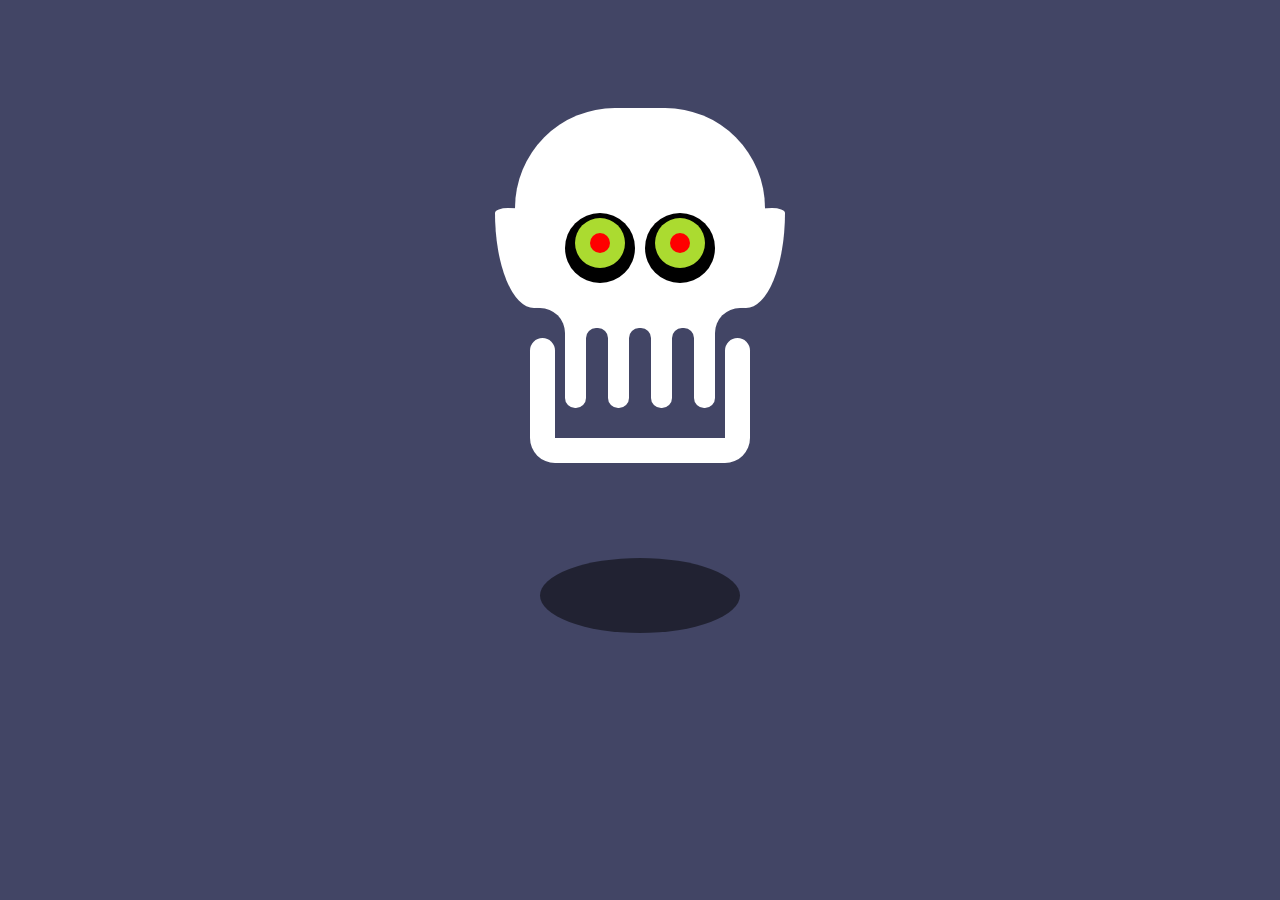
<file: skull.html>
<!DOCTYPE html>
<html lang="en">
  <head>
    <meta charset="UTF-8" />
    <meta name="viewport" content="width=device-width, initial-scale=1.0" />
    <title>BHAAA YOU GOT CAUGHT</title>
    <link rel="stylesheet" href="styleskull.css">
 </head>

<body>
  <audio autoplay>
    <source src="audio/evil-laugh-sound.mp3" type="audio/mpeg">
  </audio>
  <div class="wholeskull">
    <div class="skull">
      <div class="top">
        <div class="horn"></div>
<!--         <div class="cross"></div> -->
      </div>
      <div class="bottom">
        <div class="white"></div>
        <div class="teeth">
          <div></div>
          <div></div>
          <div></div>
          <div></div>
          <div></div>
          <div></div>
          <div></div>
          <div></div>
        </div>
      </div>
      <div class="eyes">
        <div class="iris">
          <div class="eyeball">

          </div>
        </div>
      </div>

    </div>
    <div class="mouth"></div>
  </div>
  </div>
  <div class="shadow"></div>
</body>
</file>
<file: style.css>
@import url("https://fonts.googleapis.com/css?family=Fira+Sans");

.banner {
  position: fixed;
  top: 0;
  left: 0;
  width: 100%;
  background-color: #fdf2e9;
  padding: 20px 30px;
  box-shadow: 0 2px 8px rgba(0, 0, 0, 0.1);
  z-index: 1000;
  display: flex;
  justify-content: center;
  align-items: center;
}

.banner .logo {
  height: 80px;
  width: auto;
}

html,
body {
  position: relative;
  min-height: 100vh;
  background-color: #e1e8ee;
  display: flex;
  align-items: center;
  justify-content: center;
  padding: 100px 20px 20px;
  font-family: "Fira Sans", Helvetica, Arial, sans-serif;
  -webkit-font-smoothing: antialiased;
  -moz-osx-font-smoothing: grayscale;
  box-sizing: border-box;
}

.form-structor {
  background-color: #222;
  border-radius: 20px;
  height: 700px;
  width: 450px;
  max-width: 95vw;
  position: relative;
  overflow: hidden;
  box-shadow: 0 10px 40px rgba(0, 0, 0, 0.2);
}

.form-structor::after {
  content: "";
  opacity: 0.8;
  position: absolute;
  top: 0;
  right: 0;
  bottom: 0;
  left: 0;
  background-repeat: no-repeat;
  background-position: center center;
  background-size: cover;
  background-image: url(https://img.industryweek.com/files/base/ebm/industryweek/image/2020/11/teamwork.5fac15b5571ee.png?auto=format,compress&fit=fill&fill=blur&w=1200&h=630);
}

.form-structor .signup {
  position: absolute;
  top: 50%;
  left: 50%;
  -webkit-transform: translate(-50%, -50%);
  transform: translate(-50%, -50%);
  width: 65%;
  max-height: 90%;
  overflow-y: auto;
  z-index: 5;
  -webkit-transition: all 0.3s ease;
  transition: all 0.3s ease;
}

.form-structor .signup.slide-up {
  top: 5%;
  -webkit-transform: translate(-50%, 0%);
  transform: translate(-50%, 0%);
  -webkit-transition: all 0.3s ease;
  transition: all 0.3s ease;
}

.form-structor .signup.slide-up .form-holder,
.form-structor .signup.slide-up .submit-btn {
  opacity: 0;
  visibility: hidden;
}

.form-structor .signup.slide-up .form-title {
  font-size: 1em;
  cursor: pointer;
}

.form-structor .signup.slide-up .form-title span {
  margin-right: 5px;
  opacity: 1;
  visibility: visible;
  -webkit-transition: all 0.3s ease;
  transition: all 0.3s ease;
}

.form-structor .signup .form-title {
  color: #fff;
  font-size: 2em;
  text-align: center;
  margin-bottom: 10px;
}

.form-structor .signup .form-title span {
  color: rgba(0, 0, 0, 0.4);
  opacity: 0;
  visibility: hidden;
  -webkit-transition: all 0.3s ease;
  transition: all 0.3s ease;
}

.form-structor .signup label {
  color: #fff;
  font-size: 15px;
  margin-bottom: 12px;
  display: block;
  text-align: center;
  font-weight: 500;
}

.form-structor .signup select {
  border: 0;
  outline: none;
  box-shadow: none;
  display: block;
  height: 48px;
  line-height: 30px;
  padding: 12px 18px;
  width: 100%;
  font-size: 14px;
  background-color: #fff;
  border-radius: 15px;
  margin-bottom: 20px;
  color: rgba(0, 0, 0, 0.8);
  font-family: "Fira Sans", Helvetica, Arial, sans-serif;
  cursor: pointer;
}

.form-structor .signup .form-holder {
  border-radius: 15px;
  background-color: #fff;
  overflow: hidden;
  margin-top: 25px;
  opacity: 1;
  visibility: visible;
  -webkit-transition: all 0.3s ease;
  transition: all 0.3s ease;
}

.form-structor .signup .form-holder .input {
  border: 0;
  outline: none;
  box-shadow: none;
  display: block;
  height: 40px;
  line-height: 40px;
  padding: 12px 18px;
  border-bottom: 1px solid #eee;
  width: 100%;
  font-size: 14px;
}

.form-structor .signup .form-holder .input:last-child {
  border-bottom: 0;
}

.form-structor .signup .form-holder .input::-webkit-input-placeholder {
  color: rgba(0, 0, 0, 0.4);
}

.form-structor .signup .submit-btn {
  background-color: rgba(0, 0, 0, 0.4);
  color: rgba(256, 256, 256, 0.9);
  border: 0;
  border-radius: 15px;
  display: block;
  margin: 20px auto;
  padding: 16px 45px;
  width: 100%;
  font-size: 15px;
  font-weight: bold;
  cursor: pointer;
  opacity: 1;
  visibility: visible;
  -webkit-transition: all 0.3s ease;
  transition: all 0.3s ease;
  text-transform: uppercase;
  letter-spacing: 0.5px;
  text-align: center;
  text-decoration: none;
  box-sizing: border-box;
}

.form-structor .signup .submit-btn:hover {
  transition: all 0.3s ease;
  background-color: rgba(0, 0, 0, 0.8);
}

.form-structor .login {
  position: absolute;
  top: 20%;
  left: 0;
  right: 0;
  bottom: 0;
  background-color: #fff;
  z-index: 5;
  -webkit-transition: all 0.3s ease;
  transition: all 0.3s ease;
}

.form-structor .login::before {
  content: "";
  position: absolute;
  left: 50%;
  top: -20px;
  -webkit-transform: translate(-50%, 0);
  transform: translate(-50%, 0);
  background-color: #fff;
  width: 200%;
  height: 250px;
  border-radius: 50%;
  z-index: 4;
  -webkit-transition: all 0.3s ease;
  transition: all 0.3s ease;
}

.form-structor .login .center {
  position: absolute;
  top: calc(50% - 10%);
  left: 50%;
  -webkit-transform: translate(-50%, -50%);
  transform: translate(-50%, -50%);
  width: 65%;
  z-index: 5;
  -webkit-transition: all 0.3s ease;
  transition: all 0.3s ease;
}

.form-structor .login .center .form-title {
  color: #000;
  font-size: 1.7em;
  text-align: center;
}

.form-structor .login .center .form-title span {
  color: rgba(0, 0, 0, 0.4);
  opacity: 0;
  visibility: hidden;
  -webkit-transition: all 0.3s ease;
  transition: all 0.3s ease;
}

.form-structor .login .center .form-holder {
  border-radius: 15px;
  background-color: #fff;
  border: 1px solid #eee;
  overflow: hidden;
  margin-top: 50px;
  opacity: 1;
  visibility: visible;
  -webkit-transition: all 0.3s ease;
  transition: all 0.3s ease;
}

.form-structor .login .center .form-holder .input {
  border: 0;
  outline: none;
  box-shadow: none;
  display: block;
  height: 30px;
  line-height: 30px;
  padding: 8px 15px;
  border-bottom: 1px solid #eee;
  width: 100%;
  font-size: 12px;
}

.form-structor .login .center .form-holder .input:last-child {
  border-bottom: 0;
}

.form-structor .login .center .form-holder .input::-webkit-input-placeholder {
  color: rgba(0, 0, 0, 0.4);
}

.form-structor .login .center .submit-btn {
  background-color: #6b92a4;
  color: rgba(256, 256, 256, 0.7);
  border: 0;
  border-radius: 15px;
  display: block;
  margin: 15px auto;
  padding: 15px 45px;
  width: 100%;
  font-size: 13px;
  font-weight: bold;
  cursor: pointer;
  opacity: 1;
  visibility: visible;
  -webkit-transition: all 0.3s ease;
  transition: all 0.3s ease;
}

.form-structor .login .center .submit-btn:hover {
  transition: all 0.3s ease;
  background-color: rgba(0, 0, 0, 0.8);
}

.form-structor .login.slide-up {
  top: 90%;
  -webkit-transition: all 0.3s ease;
  transition: all 0.3s ease;
}

.form-structor .login.slide-up .center {
  top: 10%;
  -webkit-transform: translate(-50%, 0%);
  transform: translate(-50%, 0%);
  -webkit-transition: all 0.3s ease;
  transition: all 0.3s ease;
}

.form-structor .login.slide-up .form-holder,
.form-structor .login.slide-up .submit-btn {
  opacity: 0;
  visibility: hidden;
  -webkit-transition: all 0.3s ease;
  transition: all 0.3s ease;
}

.form-structor .login.slide-up .form-title {
  font-size: 1em;
  margin: 0;
  padding: 0;
  cursor: pointer;
  -webkit-transition: all 0.3s ease;
  transition: all 0.3s ease;
}

.form-structor .login.slide-up .form-title span {
  margin-right: 5px;
  opacity: 1;
  visibility: visible;
  -webkit-transition: all 0.3s ease;
  transition: all 0.3s ease;
}

.wholeskull {
  position: absolute;
  justify-content: center;
  display: flex;
  top: 50px;
  animation: float 1s infinite;
}

.skull .top {
  background-color: #fff;
  position: relative;
  /*   justify-content:center; */
  /*   align-items:center; */
  display: flex;
  top: 50px;
  width: 250px;
  height: 200px;
  border-top-left-radius: 100px;
  border-top-right-radius: 100px;
  border-bottom-left-radius: 25px;
  border-bottom-right-radius: 25px;
}

.skull .cross {
  margin: auto;
  position: relative;
  width: 30px;
  bottom: 50px;
}

.skull .cross:before {
  content: " ";
  width: 10px;
  height: 50px;
  left: 10px;
  background-color: #424565;
  position: absolute;
  border-radius: 5px;
}

.skull .cross:after {
  content: " ";
  width: 30px;
  height: 10px;
  background-color: #424565;
  position: absolute;
  top: 25px;
  border-radius: 5px;
}

.skull .bottom {
  position: relative;
  height: 100px;
  top: 50px;
  width: 250px;
}

.skull .bottom .white {
  position: absolute;
  width: 250px;
  height: 50%;
  background-color: #fff;
  border: none;
}

.skull .bottom:before,
.skull .bottom:after {
  box-sizing: inherit;
  content: " ";
  background-color: #424565;
  width: 50px;
  height: 100px;
  display: inline-block;
  position: absolute;
  top: 00px;
  z-index: 1;
}

.skull .bottom:before {
  border-top-right-radius: 25px;
  left: 0;
}
.skull .bottom:after {
  border-top-left-radius: 25px;
  right: 0;
}

.eyes {
  position: relative;
}

.eyes:before,
.eyes:after {
  content: "";
  position: absolute;
  background-color: black;
  width: 70px;
  height: 70px;
  display: inline-block;
  border-radius: 50%;
  bottom: 75px;
}

.eyes:before {
  left: 50px;
}
.eyes:after {
  right: 50px;
}

.iris:before,
.iris:after {
  content: "";
  position: absolute;
  background-color: #424565;
  width: 50px;
  height: 50px;
  display: inline-block;
  border-radius: 50%;
  bottom: 90px;
  z-index: 1;
}

.iris:before {
  left: 60px;
}
.iris:after {
  right: 60px;
}

.eyeball:before,
.eyeball:after {
  content: "";
  position: absolute;
  background-color: #6c0000;
  width: 20px;
  height: 20px;
  display: inline-block;
  border-radius: 50%;
  bottom: 105px;
  z-index: 2;
}

.eyeball:before {
  left: 75px;
}
.eyeball:after {
  right: 75px;
}

.mouth {
  position: absolute;
  background-color: white;
  width: 220px;
  height: 25px;
  top: 380px;
  border-bottom-left-radius: 50px;
  border-bottom-right-radius: 50px;
  animation: laugh 0.3s infinite;
}

.mouth:before,
.mouth:after {
  box-sizing: inherit;
  content: " ";
  background-color: #fff;
  width: 25px;
  height: 100px;
  display: inline-block;
  position: absolute;
  bottom: 25px;
  z-index: 1;
}

.mouth:before {
  border-top-right-radius: 25px;
  border-top-left-radius: 25px;
  left: 0;
}
.mouth:after {
  border-top-right-radius: 25px;
  border-top-left-radius: 25px;
  right: 0;
}

.teeth {
  position: absolute;
  display: flex;
  left: 50px;
  bottom: 0;
}

.teeth > * {
  content: " ";
  height: 80px;
  width: 21.4285714286px;
}

.teeth > *:nth-child(even) {
  background-color: #424565;
  border-top-left-radius: 10px;
  border-top-right-radius: 10px;
}
.teeth > *:nth-child(odd) {
  background-color: white;
  border-bottom-left-radius: 10px;
  border-bottom-right-radius: 10px;
}

.shadow {
  position: absolute;
  width: 200px;
  height: 75px;
  top: 550px;
  background-color: rgba(0, 0, 0, 0.5);
  border-radius: 50%;
  z-index: -1;
  animation: breathe 1s infinite;
}

.horn:before,
.horn:after {
  content: "";
  position: absolute;
  width: 100px;
  height: 100px;
  top: 100px;
  background-color: #fff;
}

.horn:before {
  left: -20px;
  border-radius: 13% 87% 61% 39% / 5% 69% 31% 95%;
}
.horn:after {
  right: -20px;
  border-radius: 87% 13% 39% 61% / 69% 5% 95% 31%;
}

@keyframes float {
  0%,
  100% {
    top: 50px;
  }
  50% {
    top: 100px;
  }
}

@keyframes laugh {
  0%,
  100% {
    top: 380px;
    width: 240px;
  }
  50% {
    top: 360px;
    width: 220px;
  }
}

@keyframes breathe {
  0%,
  100% {
    width: 175px;
  }
  50% {
    width: 200px;
  }
}

#texts {
  position: fixed;
  top: 0;
  left: 0;
  width: 100vw;
  height: 100vh;
  pointer-events: none;
  z-index: 9999; /* ← la clé ! au-dessus de tout */
}

.troll-text {
  position: absolute;
  font-family: Impact, Arial Black, sans-serif;
  font-weight: 900;
  animation: wiggle 0.2s infinite alternate;
  white-space: nowrap;
}

@keyframes wiggle {
  from {
    transform: rotate(-3deg);
  }
  to {
    transform: rotate(3deg);
  }
}
</file>
<file: style_sensi.css>
html,body { 
  height:100%; margin:0; 
  font-family: 'Segoe UI', Tahoma, Geneva, Verdana, sans-serif; 
  background: linear-gradient(135deg, #667eea 0%, #764ba2 100%);
  color: #333;
}

/* full-screen loader that hosts the skull page in an iframe */
#loader {
  position:fixed;
  inset:0;
  background:#000;
  display:flex;
  align-items:center;
  justify-content:center;
  z-index:9999;
}
#loader iframe { width:100%; height:100%; border:0; }

/* main content is hidden until the loader is dismissed */
#content { 
  display:none; 
  opacity:0; 
  transition: opacity 300ms ease-in;
  min-height: 100vh;
  padding: 0;
}
#content.visible { display:block; opacity:1; }

/* Header */
.header {
  position: sticky;
  top: 0;
  background: rgba(255,255,255,0.95);
  backdrop-filter: blur(10px);
  padding: 20px;
  text-align: center;
  box-shadow: 0 2px 10px rgba(0,0,0,0.1);
  z-index: 1000;
}

.header h1 {
  margin: 0;
  color: #2c3e50;
  font-size: 2rem;
  font-weight: 300;
}

.campaign-info {
  margin-top: 10px;
  font-size: 1.2rem;
  color: #000000;
  font-style: italic;
  font-weight: 500;
}

/* Frames container */
.frames-container {
  max-width: 1200px;
  margin: 0 auto;
  padding: 40px 20px;
}

/* Individual frame styling */
.frame {
  background: rgba(255,255,255,0.95);
  backdrop-filter: blur(10px);
  border-radius: 20px;
  margin: 30px 0;
  padding: 40px;
  box-shadow: 0 8px 32px rgba(0,0,0,0.1);
  border: 1px solid rgba(255,255,255,0.2);
  transition: transform 0.3s ease, box-shadow 0.3s ease;
}

/* Safety frame styling */
.frame.safety-frame {
  background: linear-gradient(135deg, rgba(76, 175, 80, 0.15), rgba(139, 195, 74, 0.15)), 
              rgba(255,255,255,0.95);
  border: 2px solid #4CAF50;
  box-shadow: 0 8px 32px rgba(76, 175, 80, 0.2);
}

.frame.safety-frame h2 {
  color: #2E7D32;
}

.frame.safety-frame .safety-message {
  background: rgba(76, 175, 80, 0.1);
  border-radius: 15px;
  padding: 20px;
  margin: 20px 0;
  border-left: 4px solid #4CAF50;
}

.frame.safety-frame .safety-message p {
  margin-bottom: 12px;
  color: #1B5E20;
  text-align: justify;
}

.frame:hover {
  transform: translateY(-5px);
  box-shadow: 0 12px 48px rgba(0,0,0,0.15);
}

.frame h2 {
  color: #2c3e50;
  font-size: 1.8rem;
  margin-bottom: 20px;
  display: flex;
  align-items: center;
  gap: 15px;
}

.frame-icon {
  font-size: 2rem;
  opacity: 0.8;
}

.frame p {
  line-height: 1.6;
  margin-bottom: 15px;
  color: #555;
  text-align: justify;
}

.frame ul {
  margin: 20px 0;
  padding-left: 20px;
}

.frame li {
  margin: 10px 0;
  line-height: 1.5;
  color: #555;
}

.highlight {
  background: linear-gradient(120deg, #f093fb 0%, #f5576c 100%);
  color: white;
  padding: 2px 8px;
  border-radius: 4px;
  font-weight: 500;
}

.warning-box {
  background: #fff3cd;
  border: 1px solid #ffeaa7;
  border-radius: 10px;
  padding: 20px;
  margin: 20px 0;
  border-left: 4px solid #f39c12;
}

.action-box {
  background: #d1ecf1;
  border: 1px solid #bee5eb;
  border-radius: 10px;
  padding: 20px;
  margin: 20px 0;
  border-left: 4px solid #17a2b8;
}

/* Responsive design */
@media (max-width: 768px) {
  .header {
    padding: 15px;
  }
  
  .header h1 {
    font-size: 1.5rem;
  }
  
  .frames-container {
    padding: 20px 15px;
  }
  
  .frame {
    padding: 25px 20px;
    margin: 20px 0;
  }
  
  .frame h2 {
    font-size: 1.4rem;
    flex-direction: column;
    gap: 10px;
    text-align: center;
  }
  
  .frame-icon {
    font-size: 1.5rem;
  }
}



@media (max-width: 480px) {
  .header {
    padding: 10px;
  }
  
  .header h1 {
    font-size: 1.3rem;
  }
  
  .campaign-info {
    font-size: 0.8rem;
  }
  
  .frames-container {
    padding: 15px 10px;
  }
  
  .frame {
    padding: 20px 15px;
    margin: 15px 0;
  }
  
  .frame h2 {
    font-size: 1.2rem;
  }
}
</file>
<file: styleskull.css>
body {
  background-color: #424565;
  position: relative;
  display: flex;
  justify-content: center;
  align-items: center;
}

.wholeskull {
  position: absolute;
  justify-content: center;
  display: flex;
  top: 50px;
  animation: float 1s infinite;
}

.skull .top {
  background-color: #fff;
  position: relative;
  /*   justify-content:center; */
  /*   align-items:center; */
  display: flex;
  top: 50px;
  width: 250px;
  height: 200px;
  border-top-left-radius: 100px;
  border-top-right-radius: 100px;
  border-bottom-left-radius: 25px;
  border-bottom-right-radius: 25px;
}

.skull .cross {
  margin: auto;
  position: relative;
  width: 30px;
  bottom: 50px;
}

.skull .cross:before {
  content: " ";
  width: 10px;
  height: 50px;
  left: 10px;
  background-color: #424565;
  position: absolute;
  border-radius: 5px;
}

.skull .cross:after {
  content: " ";
  width: 30px;
  height: 10px;
  background-color: #424565;
  position: absolute;
  top: 25px;
  border-radius: 5px;
}

.skull .bottom {
  position: relative;
  height: 100px;
  top: 50px;
  width: 250px;
}

.skull .bottom .white {
  position: absolute;
  width: 250px;
  height: 50%;
  background-color: #fff;
  border: none;
}

.skull .bottom:before,
.skull .bottom:after {
  box-sizing: inherit;
  content: " ";
  background-color: #424565;
  width: 50px;
  height: 100px;
  display: inline-block;
  position: absolute;
  top: 00px;
  z-index: 1;
}

.skull .bottom:before {
  border-top-right-radius: 25px;
  left: 0;
}
.skull .bottom:after {
  border-top-left-radius: 25px;
  right: 0;
}

.eyes {
  position: relative;
}

.eyes:before,
.eyes:after {
  content: "";
  position: absolute;
  background-color: black;
  width: 70px;
  height: 70px;
  display: inline-block;
  border-radius: 50%;
  bottom: 75px;
}

.eyes:before {
  left: 50px;
}
.eyes:after {
  right: 50px;
}

.iris:before,
.iris:after {
  content: "";
  position: absolute;
  background-color: #abdb30;
  width: 50px;
  height: 50px;
  display: inline-block;
  border-radius: 50%;
  bottom: 90px;
  z-index: 1;
}

.iris:before {
  left: 60px;
}
.iris:after {
  right: 60px;
}

.eyeball:before,
.eyeball:after {
  content: "";
  position: absolute;
  background-color: #ff0000;
  width: 20px;
  height: 20px;
  display: inline-block;
  border-radius: 50%;
  bottom: 105px;
  z-index: 2;
}

.eyeball:before {
  left: 75px;
}
.eyeball:after {
  right: 75px;
}

.mouth {
  position: absolute;
  background-color: white;
  width: 220px;
  height: 25px;
  top: 380px;
  border-bottom-left-radius: 50px;
  border-bottom-right-radius: 50px;
  animation: laugh 0.3s infinite;
}

.mouth:before,
.mouth:after {
  box-sizing: inherit;
  content: " ";
  background-color: #fff;
  width: 25px;
  height: 100px;
  display: inline-block;
  position: absolute;
  bottom: 25px;
  z-index: 1;
}

.mouth:before {
  border-top-right-radius: 25px;
  border-top-left-radius: 25px;
  left: 0;
}
.mouth:after {
  border-top-right-radius: 25px;
  border-top-left-radius: 25px;
  right: 0;
}

.teeth {
  position: absolute;
  display: flex;
  left: 50px;
  bottom: 0;
}

.teeth > * {
  content: " ";
  height: 80px;
  width: 21.4285714286px;
}

.teeth > *:nth-child(even) {
  background-color: #424565;
  border-top-left-radius: 10px;
  border-top-right-radius: 10px;
}
.teeth > *:nth-child(odd) {
  background-color: white;
  border-bottom-left-radius: 10px;
  border-bottom-right-radius: 10px;
}

.shadow {
  position: absolute;
  width: 200px;
  height: 75px;
  top: 550px;
  background-color: rgba(0, 0, 0, 0.5);
  border-radius: 50%;
  z-index: -1;
  animation: breathe 1s infinite;
}

.horn:before,
.horn:after{
  content: '';
  position: absolute;
  width: 100px;
  height: 100px;
  top:100px;
  background-color: #fff;
}

.horn:before{
  left:-20px;
  border-radius: 13% 87% 61% 39% / 5% 69% 31% 95%;
}
.horn:after{
  right:-20px;
  border-radius: 87% 13% 39% 61% / 69% 5% 95% 31%;
}

@keyframes float {
  0%,
  100% {
    top: 50px;
  }
  50% {
    top: 100px;
  }
}

@keyframes laugh {
  0%,
  100% {
    top: 380px;
    width: 240px;
  }
  50% {
    top: 360px;
    width: 220px;
  }
}

@keyframes breathe {
  0%,
  100% {
    width: 175px;
  }
  50% {
    width: 200px;
  }
}
</file>
